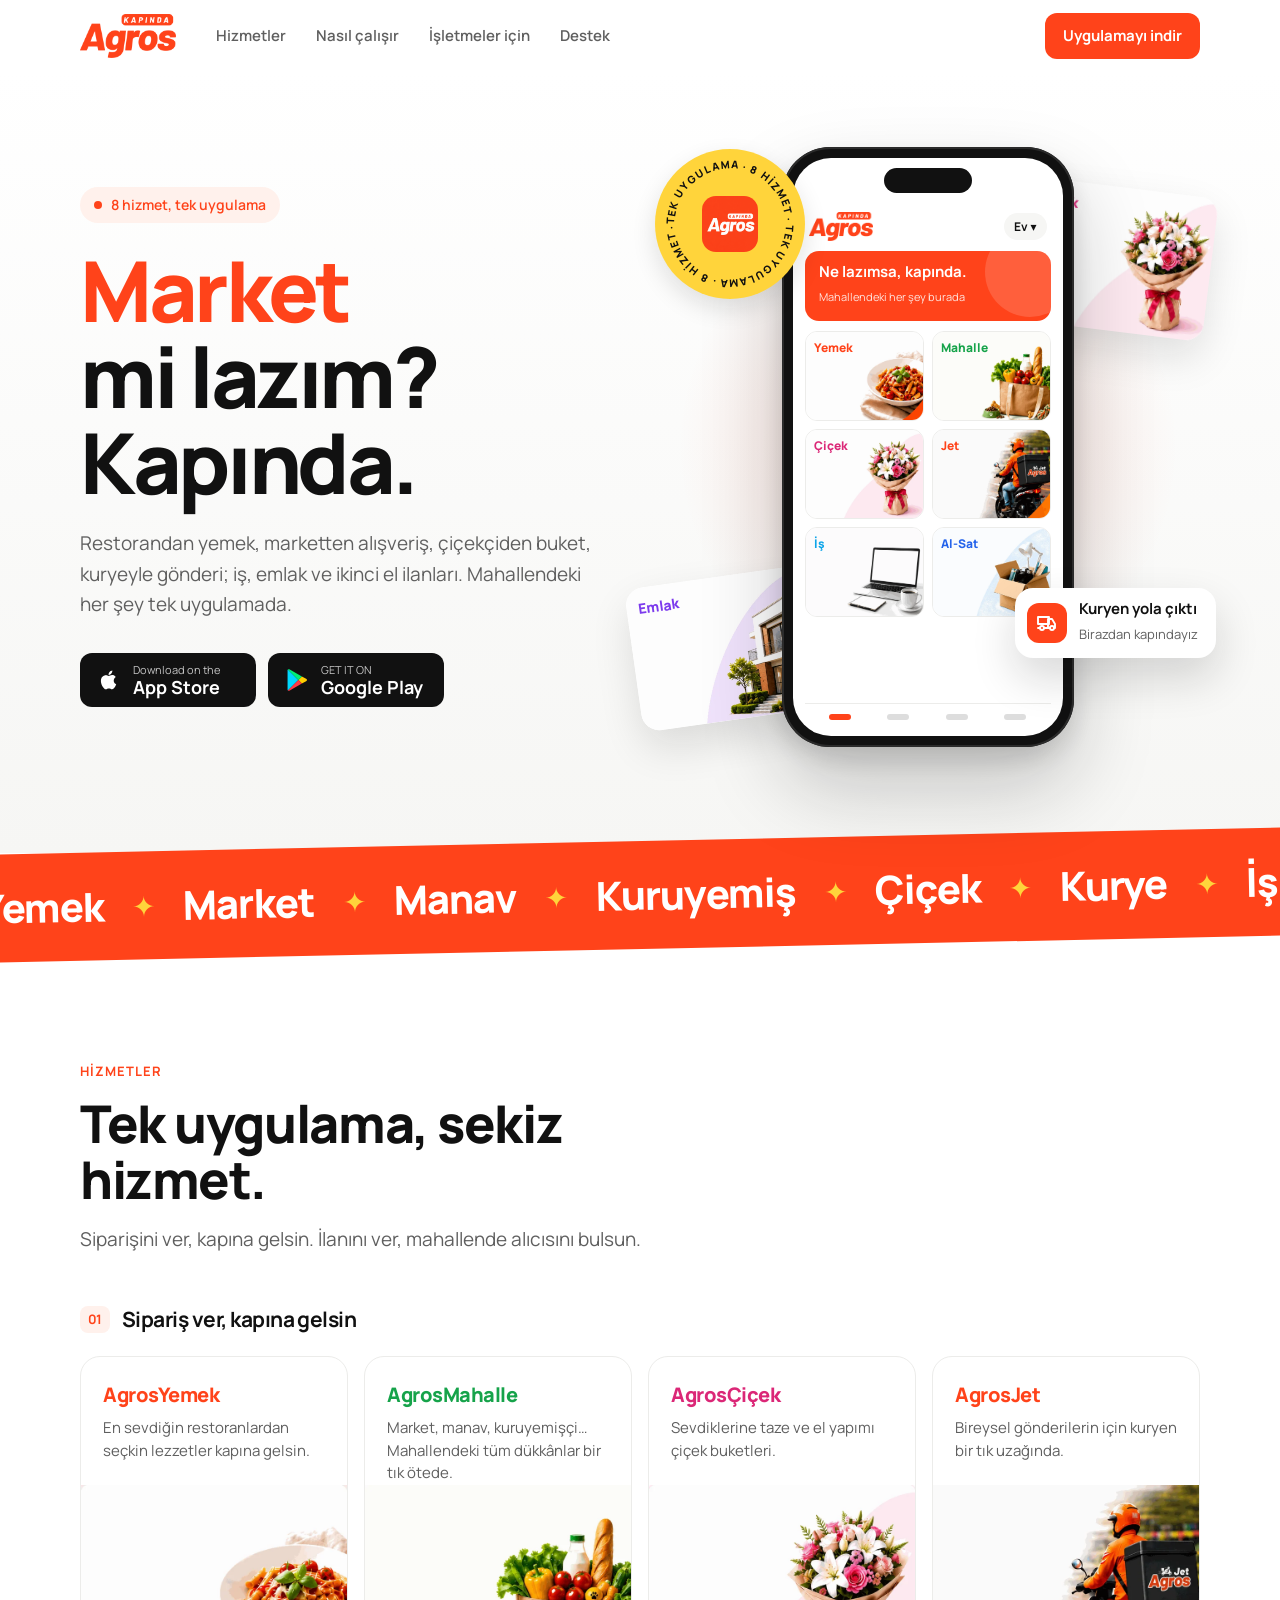
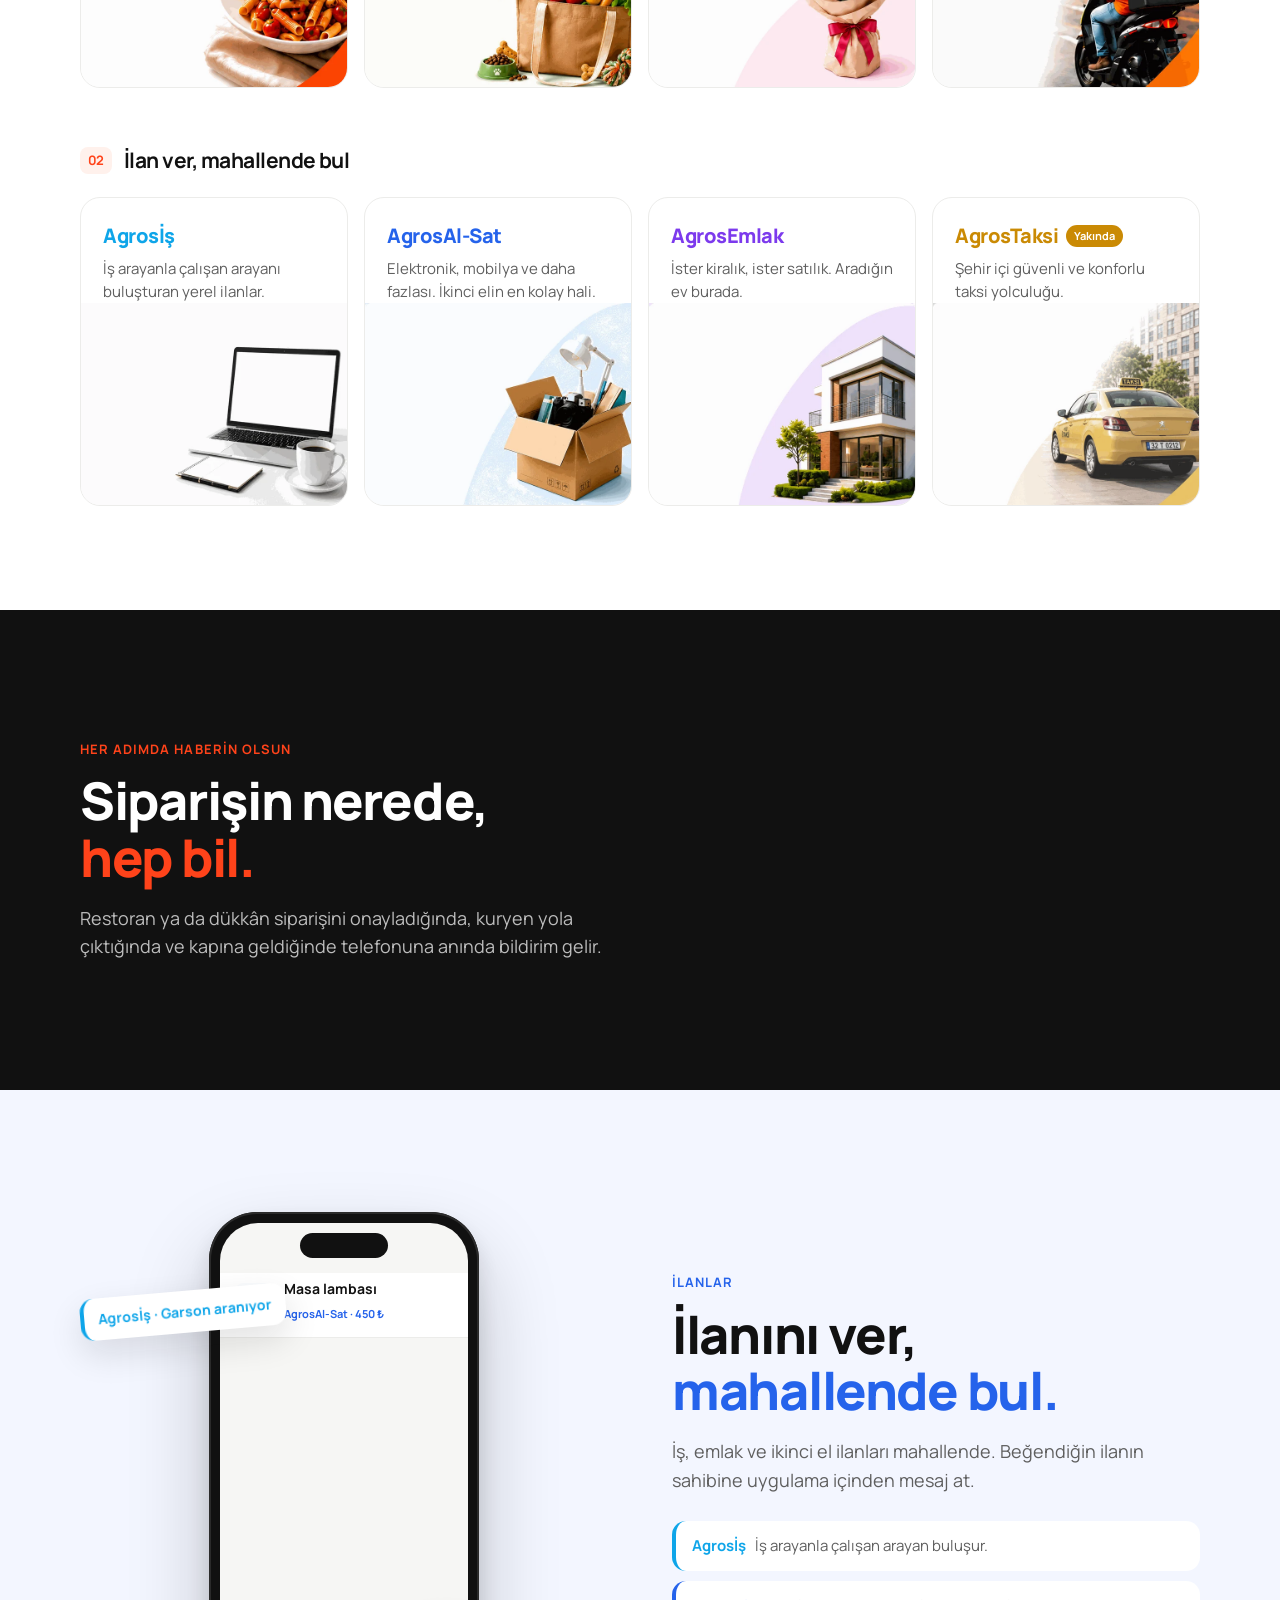
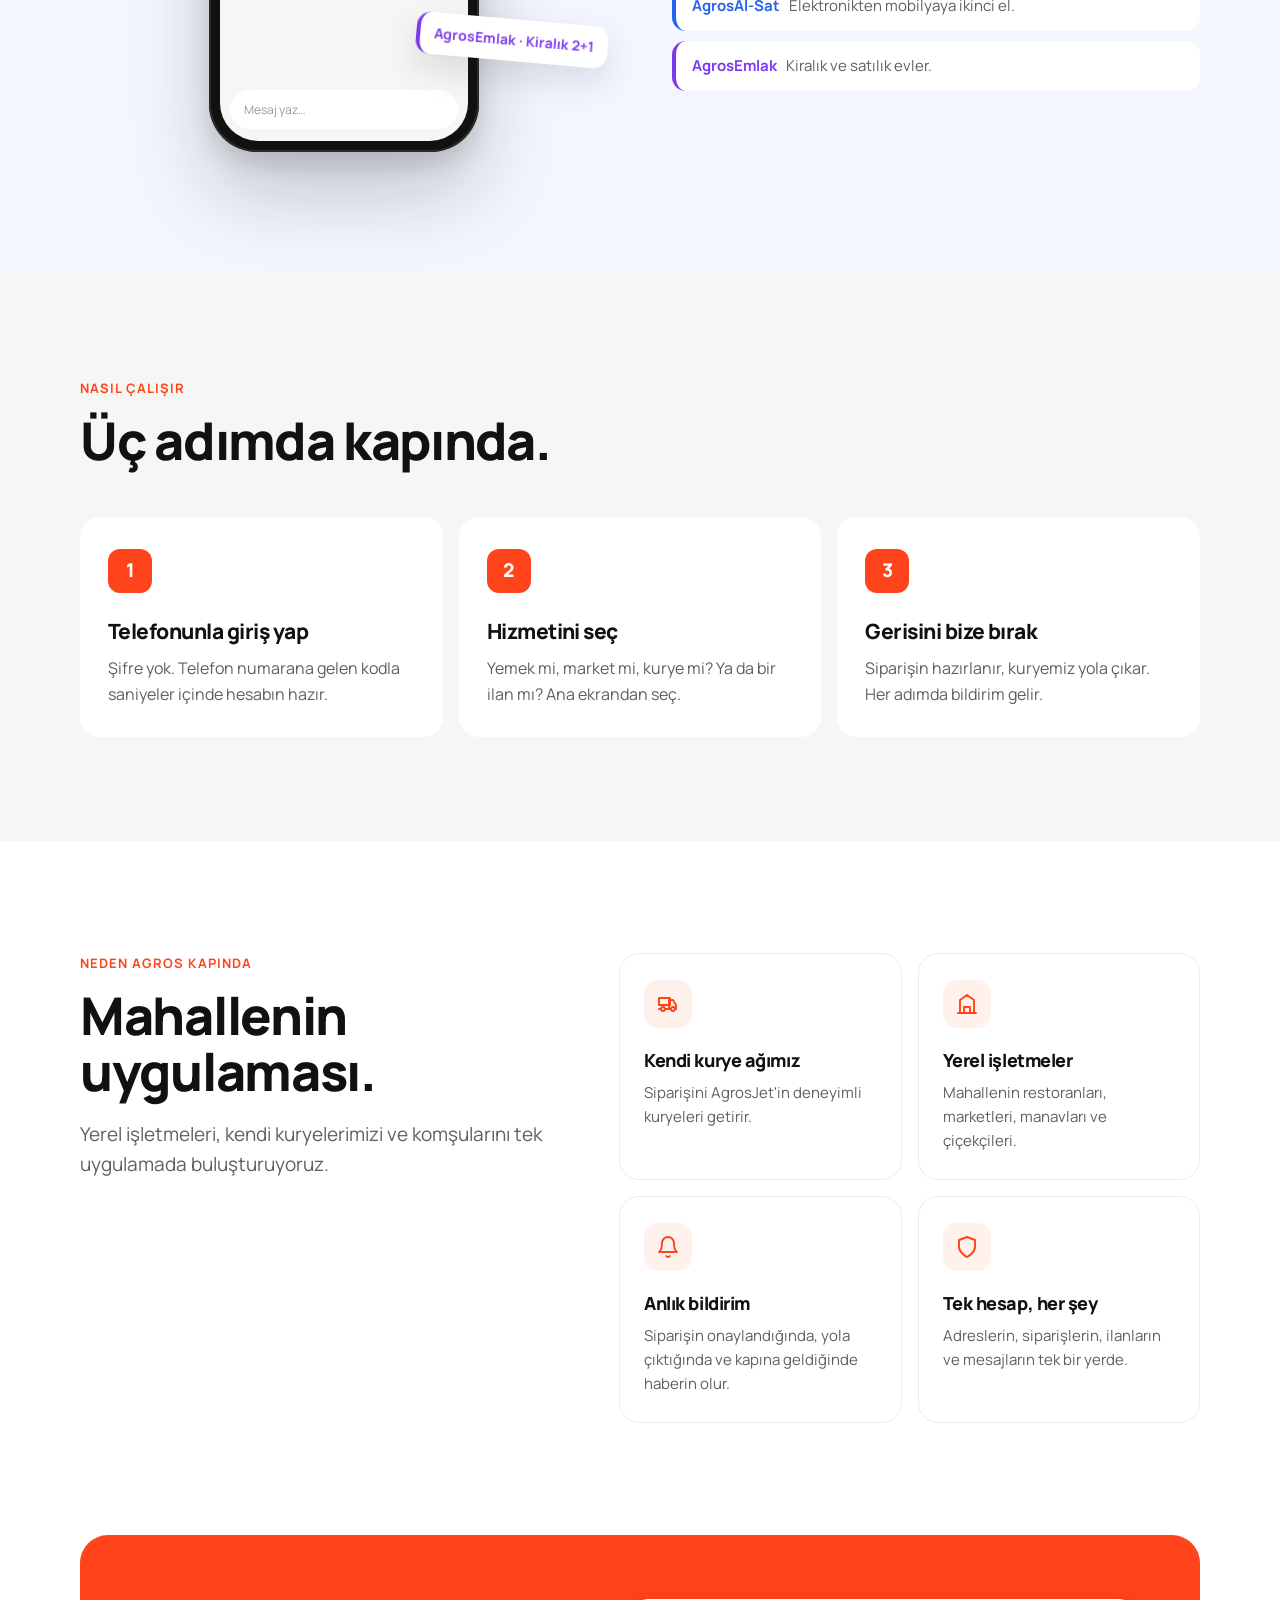
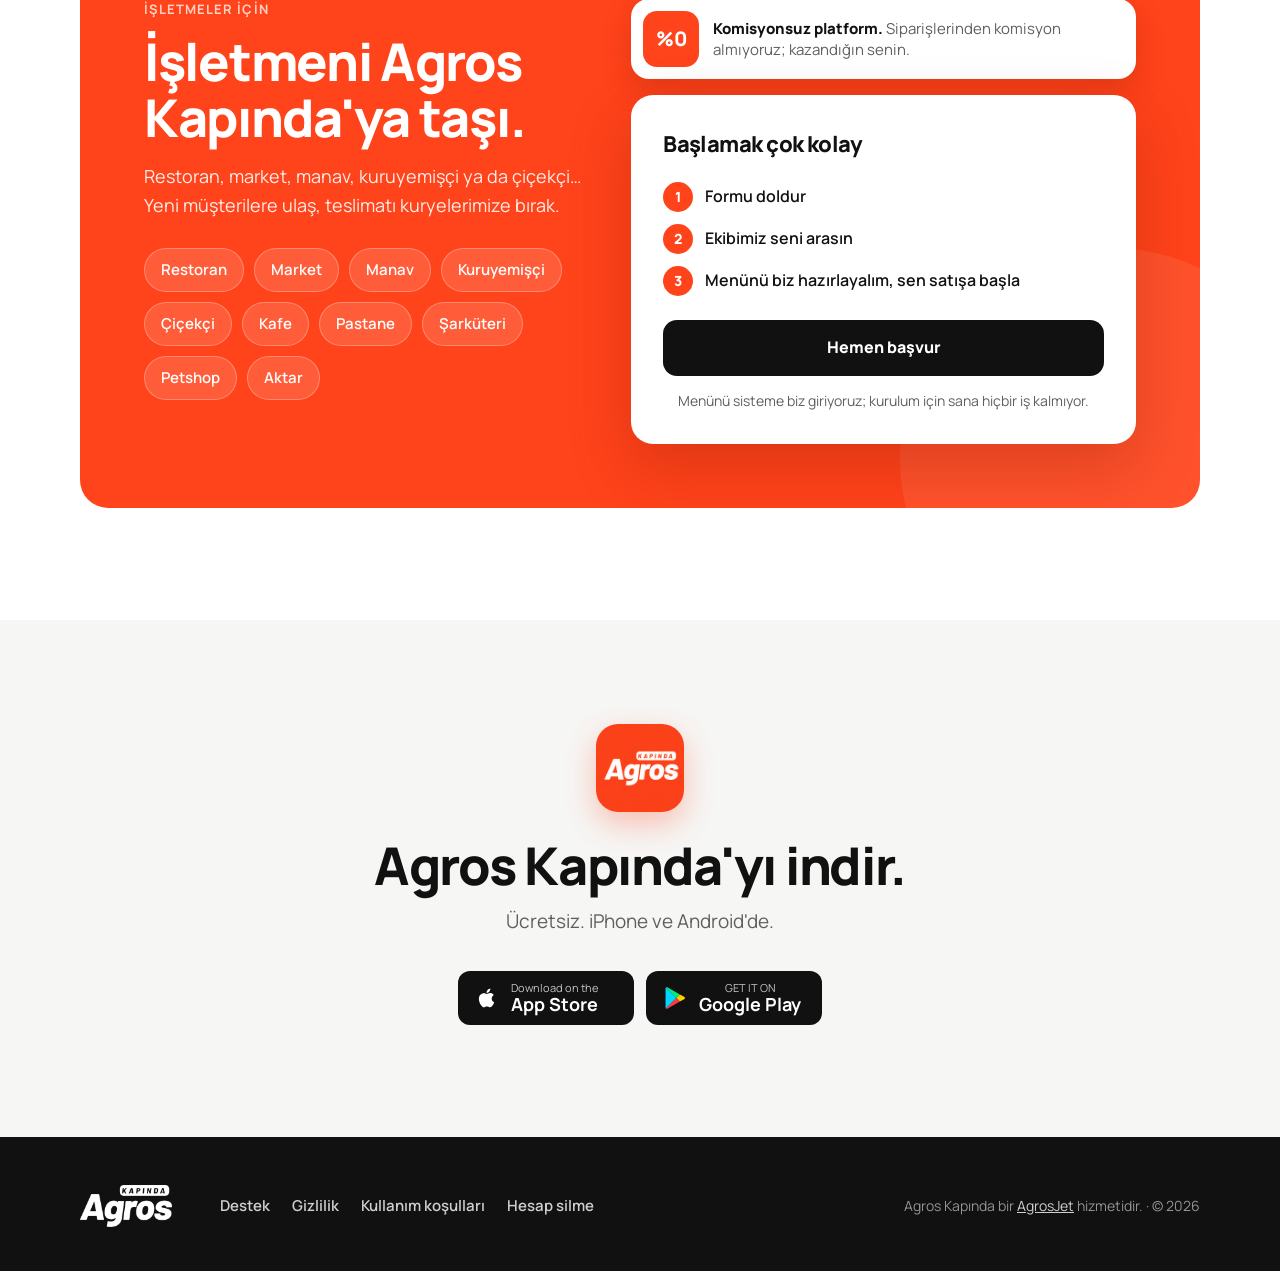
<file: index.html>
<!doctype html>
<html lang="tr">
<head>
  <meta charset="utf-8">
  <meta name="viewport" content="width=device-width, initial-scale=1, viewport-fit=cover">
  <title>Agros Kapında — Ne lazımsa, kapında.</title>
  <meta name="description" content="Yemek, market, manav, çiçek, kurye, iş ilanları, emlak ve ikinci el. Mahallendeki her şey tek uygulamada: Agros Kapında.">
  <meta name="theme-color" content="#FF431A">
  <link rel="canonical" href="https://agroskapinda.app/">

  <meta property="og:type" content="website">
  <meta property="og:site_name" content="Agros Kapında">
  <meta property="og:title" content="Agros Kapında — Ne lazımsa, kapında.">
  <meta property="og:description" content="Yemek, market, çiçek, kurye, iş, emlak ve ikinci el tek uygulamada.">
  <meta property="og:url" content="https://agroskapinda.app/">
  <meta property="og:image" content="https://agroskapinda.app/img/og.png">
  <meta name="twitter:card" content="summary_large_image">

  <link rel="icon" href="/favicon.ico" sizes="any">
  <link rel="icon" type="image/png" sizes="32x32" href="/img/favicon-32.png">
  <link rel="apple-touch-icon" href="/img/apple-touch-icon.png">
  <link rel="manifest" href="/site.webmanifest">

  <link rel="preconnect" href="https://fonts.googleapis.com">
  <link rel="preconnect" href="https://fonts.gstatic.com" crossorigin>
  <link href="https://fonts.googleapis.com/css2?family=Manrope:wght@400;500;600;700;800&display=swap" rel="stylesheet">
  <link rel="stylesheet" href="/style.css">
</head>
<body>

<header class="ust" id="ust">
  <div class="kap ust-ic">
    <a href="/" class="ust-logo" aria-label="Agros Kapında ana sayfa">
      <img src="/img/logo-turuncu.png" alt="Agros Kapında" width="104" height="48">
    </a>
    <nav class="ust-menu" aria-label="Ana menü">
      <a href="#hizmetler">Hizmetler</a>
      <a href="#nasil">Nasıl çalışır</a>
      <a href="/isletme-basvuru">İşletmeler için</a>
      <a href="/destek">Destek</a>
    </nav>
    <a href="#indir" class="dugme dugme-turuncu ust-dugme">Uygulamayı indir</a>
  </div>
</header>

<main>

  <!-- ───────── GİRİŞ ───────── -->
  <section class="giris">
    <div class="kap giris-ic">
      <div class="giris-metin">
        <p class="rozet"><span class="canli"></span> 8 hizmet, tek uygulama</p>
        <h1>
          <span class="satir"><span class="donen-kelime" data-donen="Yemek,Market,Çiçek,Kuruyemiş,Kurye,İş,Ev">Yemek</span></span>
          <span class="satir">mi lazım?</span>
          <span class="satir vurgu">Kapında.</span>
        </h1>
        <p class="giris-alt">
          Restorandan yemek, marketten alışveriş, çiçekçiden buket, kuryeyle gönderi;
          iş, emlak ve ikinci el ilanları. Mahallendeki her şey tek uygulamada.
        </p>
        <div class="magazalar" data-magazalar></div>
      </div>

      <div class="sahne" aria-hidden="true">
        <div class="damga">
          <svg viewBox="0 0 200 200">
            <defs><path id="cember" d="M100,100 m-74,0 a74,74 0 1,1 148,0 a74,74 0 1,1 -148,0"/></defs>
            <text><textPath href="#cember" textLength="462" lengthAdjust="spacing">TEK UYGULAMA · 8 HİZMET · TEK UYGULAMA · 8 HİZMET ·</textPath></text>
          </svg>
          <img src="/img/icon-192.png" alt="" width="64" height="64">
        </div>

        <div class="yuzen yz-cicek"><img src="/img/hizmet/cicek.webp" alt="" width="640" height="486"><span>Çiçek</span></div>
        <div class="yuzen yz-emlak"><img src="/img/hizmet/emlak.webp" alt="" width="640" height="486"><span>Emlak</span></div>

        <div class="telefon">
          <div class="ekran">
            <div class="e-ust">
              <img src="/img/logo-turuncu.png" alt="" width="70" height="32">
              <span class="e-adres">Ev ▾</span>
            </div>
            <div class="e-afis"><b>Ne lazımsa, kapında.</b><small>Mahallendeki her şey burada</small></div>
            <div class="e-izgara">
              <div class="e-kart" style="--r:#FF431A"><b>Yemek</b><img src="/img/hizmet/yemek.webp" alt=""></div>
              <div class="e-kart" style="--r:#16A34A"><b>Mahalle</b><img src="/img/hizmet/mahalle.webp" alt=""></div>
              <div class="e-kart" style="--r:#DB2777"><b>Çiçek</b><img src="/img/hizmet/cicek.webp" alt=""></div>
              <div class="e-kart" style="--r:#FF431A"><b>Jet</b><img src="/img/hizmet/jet.webp" alt=""></div>
              <div class="e-kart" style="--r:#0EA5E9"><b>İş</b><img src="/img/hizmet/is.webp" alt=""></div>
              <div class="e-kart" style="--r:#2563EB"><b>Al-Sat</b><img src="/img/hizmet/alsat.webp" alt=""></div>
            </div>
            <div class="e-alt"><span class="aktif"></span><span></span><span></span><span></span></div>
          </div>
        </div>

        <div class="balon">
          <span class="balon-ikon"><svg viewBox="0 0 24 24"><path d="M5 17a2 2 0 1 0 4 0 2 2 0 0 0-4 0m10 0a2 2 0 1 0 4 0 2 2 0 0 0-4 0M3 17h2m4 0h6m4 0h1v-4l-3-5h-4v9M3 13h11V6H3z"/></svg></span>
          <span><b>Kuryen yola çıktı</b><small>Birazdan kapındayız</small></span>
        </div>
      </div>
    </div>
  </section>

  <!-- ───────── KAYAN ŞERİT ───────── -->
  <section class="serit" aria-label="Hizmetler">
    <div class="serit-hat">
      <div class="serit-ic"><span>Yemek</span><i>✦</i><span>Market</span><i>✦</i><span>Manav</span><i>✦</i><span>Kuruyemiş</span><i>✦</i><span>Çiçek</span><i>✦</i><span>Kurye</span><i>✦</i><span>İş ilanı</span><i>✦</i><span>Emlak</span><i>✦</i><span>İkinci el</span><i>✦</i></div>
      <div class="serit-ic" aria-hidden="true"><span>Yemek</span><i>✦</i><span>Market</span><i>✦</i><span>Manav</span><i>✦</i><span>Kuruyemiş</span><i>✦</i><span>Çiçek</span><i>✦</i><span>Kurye</span><i>✦</i><span>İş ilanı</span><i>✦</i><span>Emlak</span><i>✦</i><span>İkinci el</span><i>✦</i></div>
    </div>
  </section>

  <!-- ───────── HİZMETLER ───────── -->
  <section class="hizmetler" id="hizmetler">
    <div class="kap">
      <div class="bolum-bas">
        <p class="ust-yazi">Hizmetler</p>
        <h2>Tek uygulama, sekiz hizmet.</h2>
        <p>Siparişini ver, kapına gelsin. İlanını ver, mahallende alıcısını bulsun.</p>
      </div>

      <h3 class="grup-baslik"><span>01</span> Sipariş ver, kapına gelsin</h3>
      <div class="izgara izgara-4">
        <article class="hizmet" style="--renk:#FF431A">
          <div class="hizmet-yazi"><h4>AgrosYemek</h4><p>En sevdiğin restoranlardan seçkin lezzetler kapına gelsin.</p></div>
          <img src="/img/hizmet/yemek.webp" alt="Yemek" loading="lazy" width="640" height="486">
        </article>
        <article class="hizmet" style="--renk:#16A34A">
          <div class="hizmet-yazi"><h4>AgrosMahalle</h4><p>Market, manav, kuruyemişçi… Mahallendeki tüm dükkânlar bir tık ötede.</p></div>
          <img src="/img/hizmet/mahalle.webp" alt="Market ve manav" loading="lazy" width="640" height="486">
        </article>
        <article class="hizmet" style="--renk:#DB2777">
          <div class="hizmet-yazi"><h4>AgrosÇiçek</h4><p>Sevdiklerine taze ve el yapımı çiçek buketleri.</p></div>
          <img src="/img/hizmet/cicek.webp" alt="Çiçek" loading="lazy" width="640" height="486">
        </article>
        <article class="hizmet" style="--renk:#FF431A">
          <div class="hizmet-yazi"><h4>AgrosJet</h4><p>Bireysel gönderilerin için kuryen bir tık uzağında.</p></div>
          <img src="/img/hizmet/jet.webp" alt="Kurye" loading="lazy" width="640" height="486">
        </article>
      </div>

      <h3 class="grup-baslik"><span>02</span> İlan ver, mahallende bul</h3>
      <div class="izgara izgara-4">
        <article class="hizmet" style="--renk:#0EA5E9">
          <div class="hizmet-yazi"><h4>Agrosİş</h4><p>İş arayanla çalışan arayanı buluşturan yerel ilanlar.</p></div>
          <img src="/img/hizmet/is.webp" alt="İş ilanları" loading="lazy" width="640" height="486">
        </article>
        <article class="hizmet" style="--renk:#2563EB">
          <div class="hizmet-yazi"><h4>AgrosAl-Sat</h4><p>Elektronik, mobilya ve daha fazlası. İkinci elin en kolay hali.</p></div>
          <img src="/img/hizmet/alsat.webp" alt="İkinci el" loading="lazy" width="640" height="486">
        </article>
        <article class="hizmet" style="--renk:#7C3AED">
          <div class="hizmet-yazi"><h4>AgrosEmlak</h4><p>İster kiralık, ister satılık. Aradığın ev burada.</p></div>
          <img src="/img/hizmet/emlak.webp" alt="Emlak" loading="lazy" width="640" height="486">
        </article>
        <article class="hizmet hizmet-yakinda" style="--renk:#CA8A04">
          <div class="hizmet-yazi"><h4>AgrosTaksi <em>Yakında</em></h4><p>Şehir içi güvenli ve konforlu taksi yolculuğu.</p></div>
          <img src="/img/hizmet/taksi.webp" alt="Taksi" loading="lazy" width="640" height="486">
        </article>
      </div>
    </div>
  </section>

  <!-- ───────── TAKİP ───────── -->
  <section class="takip">
    <div class="kap takip-ic">
      <div class="takip-metin">
        <p class="ust-yazi">Her adımda haberin olsun</p>
        <h2>Siparişin nerede,<br><span class="vurgu">hep bil.</span></h2>
        <p>Restoran ya da dükkân siparişini onayladığında, kuryen yola çıktığında ve kapına geldiğinde telefonuna anında bildirim gelir.</p>
      </div>
      <div class="bildirimler" aria-hidden="true">
        <div class="bd bd1"><img src="/img/icon-192.png" alt="" width="40" height="40"><span><b>Siparişin onaylandı</b><small>Taş Fırın hazırlamaya başladı.</small></span><em>şimdi</em></div>
        <div class="bd bd2"><img src="/img/icon-192.png" alt="" width="40" height="40"><span><b>Kuryen yola çıktı</b><small>Siparişin sana doğru geliyor.</small></span><em>şimdi</em></div>
        <div class="bd bd3"><img src="/img/icon-192.png" alt="" width="40" height="40"><span><b>Kapındayız!</b><small>Afiyet olsun.</small></span><em>şimdi</em></div>
      </div>
    </div>
  </section>

  <!-- ───────── İLAN / MESAJ ───────── -->
  <section class="ilan">
    <div class="kap ilan-ic">
      <div class="sahne-mesaj" aria-hidden="true">
        <div class="telefon telefon-kucuk">
          <div class="ekran ekran-mesaj">
            <div class="m-ust">
              <img src="/img/hizmet/alsat.webp" alt="">
              <span><b>Masa lambası</b><small>AgrosAl-Sat · 450 ₺</small></span>
            </div>
            <div class="m-akis">
              <p class="m m-ben">Merhaba, lamba hâlâ satılık mı?</p>
              <p class="m m-o">Evet, satılık 👍</p>
              <p class="m m-ben">Akşam bakmaya gelebilir miyim?</p>
              <p class="m m-o">Tabii, 19:00 uygun 🙂</p>
              <p class="m m-yaziyor"><i></i><i></i><i></i></p>
            </div>
            <div class="m-giris">Mesaj yaz…</div>
          </div>
        </div>
        <div class="etiket-yuzen ey1" style="--r:#0EA5E9">Agrosİş · Garson aranıyor</div>
        <div class="etiket-yuzen ey2" style="--r:#7C3AED">AgrosEmlak · Kiralık 2+1</div>
      </div>
      <div class="ilan-metin">
        <p class="ust-yazi">İlanlar</p>
        <h2>İlanını ver,<br><span class="vurgu">mahallende bul.</span></h2>
        <p>İş, emlak ve ikinci el ilanları mahallende. Beğendiğin ilanın sahibine uygulama içinden mesaj at.</p>
        <ul class="ilan-liste">
          <li style="--r:#0EA5E9"><b>Agrosİş</b> İş arayanla çalışan arayan buluşur.</li>
          <li style="--r:#2563EB"><b>AgrosAl-Sat</b> Elektronikten mobilyaya ikinci el.</li>
          <li style="--r:#7C3AED"><b>AgrosEmlak</b> Kiralık ve satılık evler.</li>
        </ul>
      </div>
    </div>
  </section>

  <!-- ───────── NASIL ÇALIŞIR ───────── -->
  <section class="nasil" id="nasil">
    <div class="kap">
      <div class="bolum-bas">
        <p class="ust-yazi">Nasıl çalışır</p>
        <h2>Üç adımda kapında.</h2>
      </div>
      <ol class="adimlar">
        <li>
          <span class="adim-no">1</span>
          <h4>Telefonunla giriş yap</h4>
          <p>Şifre yok. Telefon numarana gelen kodla saniyeler içinde hesabın hazır.</p>
        </li>
        <li>
          <span class="adim-no">2</span>
          <h4>Hizmetini seç</h4>
          <p>Yemek mi, market mi, kurye mi? Ya da bir ilan mı? Ana ekrandan seç.</p>
        </li>
        <li>
          <span class="adim-no">3</span>
          <h4>Gerisini bize bırak</h4>
          <p>Siparişin hazırlanır, kuryemiz yola çıkar. Her adımda bildirim gelir.</p>
        </li>
      </ol>
    </div>
  </section>

  <!-- ───────── NEDEN ───────── -->
  <section class="neden">
    <div class="kap neden-ic">
      <div class="neden-sol">
        <p class="ust-yazi">Neden Agros Kapında</p>
        <h2>Mahallenin uygulaması.</h2>
        <p>Yerel işletmeleri, kendi kuryelerimizi ve komşularını tek uygulamada buluşturuyoruz.</p>
      </div>
      <ul class="neden-liste">
        <li>
          <span class="ikon"><svg viewBox="0 0 24 24"><path d="M5 17a2 2 0 1 0 4 0 2 2 0 0 0-4 0m10 0a2 2 0 1 0 4 0 2 2 0 0 0-4 0M3 17h2m4 0h6m4 0h1v-4l-3-5h-4v9M3 13h11V6H3z"/></svg></span>
          <div><h4>Kendi kurye ağımız</h4><p>Siparişini AgrosJet'in deneyimli kuryeleri getirir.</p></div>
        </li>
        <li>
          <span class="ikon"><svg viewBox="0 0 24 24"><path d="M3 21h18M5 21V8l7-5 7 5v13M9 21v-6h6v6"/></svg></span>
          <div><h4>Yerel işletmeler</h4><p>Mahallenin restoranları, marketleri, manavları ve çiçekçileri.</p></div>
        </li>
        <li>
          <span class="ikon"><svg viewBox="0 0 24 24"><path d="M6 8a6 6 0 1 1 12 0c0 7 3 9 3 9H3s3-2 3-9M10.3 21a1.94 1.94 0 0 0 3.4 0"/></svg></span>
          <div><h4>Anlık bildirim</h4><p>Siparişin onaylandığında, yola çıktığında ve kapına geldiğinde haberin olur.</p></div>
        </li>
        <li>
          <span class="ikon"><svg viewBox="0 0 24 24"><path d="M12 22s8-4 8-10V5l-8-3-8 3v7c0 6 8 10 8 10"/></svg></span>
          <div><h4>Tek hesap, her şey</h4><p>Adreslerin, siparişlerin, ilanların ve mesajların tek bir yerde.</p></div>
        </li>
      </ul>
    </div>
  </section>

  <!-- ───────── İŞLETMELER ───────── -->
  <section class="isletmeler" id="isletmeler">
    <div class="kap isletme-kart">
      <div class="isletme-metin">
        <p class="ust-yazi acik">İşletmeler için</p>
        <h2>İşletmeni Agros Kapında'ya taşı.</h2>
        <p>Restoran, market, manav, kuruyemişçi ya da çiçekçi… Yeni müşterilere ulaş, teslimatı kuryelerimize bırak.</p>
        <ul class="isletme-turleri" aria-label="İşletme türleri">
          <li>Restoran</li><li>Market</li><li>Manav</li><li>Kuruyemişçi</li><li>Çiçekçi</li><li>Kafe</li><li>Pastane</li><li>Şarküteri</li><li>Petshop</li><li>Aktar</li>
        </ul>
      </div>
      <div class="basvuru-sag">
        <div class="komisyon komisyon-ust">
          <span class="komisyon-yuzde">%0</span>
          <span><b>Komisyonsuz platform.</b> Siparişlerinden komisyon almıyoruz; kazandığın senin.</span>
        </div>
        <div class="basvuru-cta">
          <h3>Başlamak çok kolay</h3>
          <ol class="basvuru-adim">
            <li><b>1</b> Formu doldur</li>
            <li><b>2</b> Ekibimiz seni arasın</li>
            <li><b>3</b> Menünü biz hazırlayalım, sen satışa başla</li>
          </ol>
          <a href="/isletme-basvuru" class="basvuru-gonder">Hemen başvur</a>
          <p>Menünü sisteme biz giriyoruz; kurulum için sana hiçbir iş kalmıyor.</p>
        </div>
      </div>
    </div>
  </section>

  <!-- ───────── İNDİR ───────── -->
  <section class="indir" id="indir">
    <div class="kap indir-ic">
      <img src="/img/icon-192.png" alt="" class="indir-ikon" width="96" height="96" loading="lazy">
      <h2>Agros Kapında'yı indir.</h2>
      <p>Ücretsiz. iPhone ve Android'de.</p>
      <div class="magazalar ortala" data-magazalar></div>
    </div>
  </section>

</main>

<footer class="alt">
  <div class="kap alt-ic">
    <img src="/img/logo-beyaz.png" alt="Agros Kapında" width="100" height="46" loading="lazy">
    <nav class="alt-menu" aria-label="Alt menü">
      <a href="/destek">Destek</a>
      <a href="https://agrosjet.app/m/privacy" rel="noopener">Gizlilik</a>
      <a href="https://agrosjet.app/m/terms" rel="noopener">Kullanım koşulları</a>
      <a href="https://agrosjet.app/m/hesap-sil" rel="noopener">Hesap silme</a>
    </nav>
    <p class="alt-not">Agros Kapında bir <a href="https://agrosjet.net" rel="noopener">AgrosJet</a> hizmetidir. · © <span data-yil>2026</span></p>
  </div>
</footer>

<script src="/main.js" defer></script>
</body>
</html>
</file>
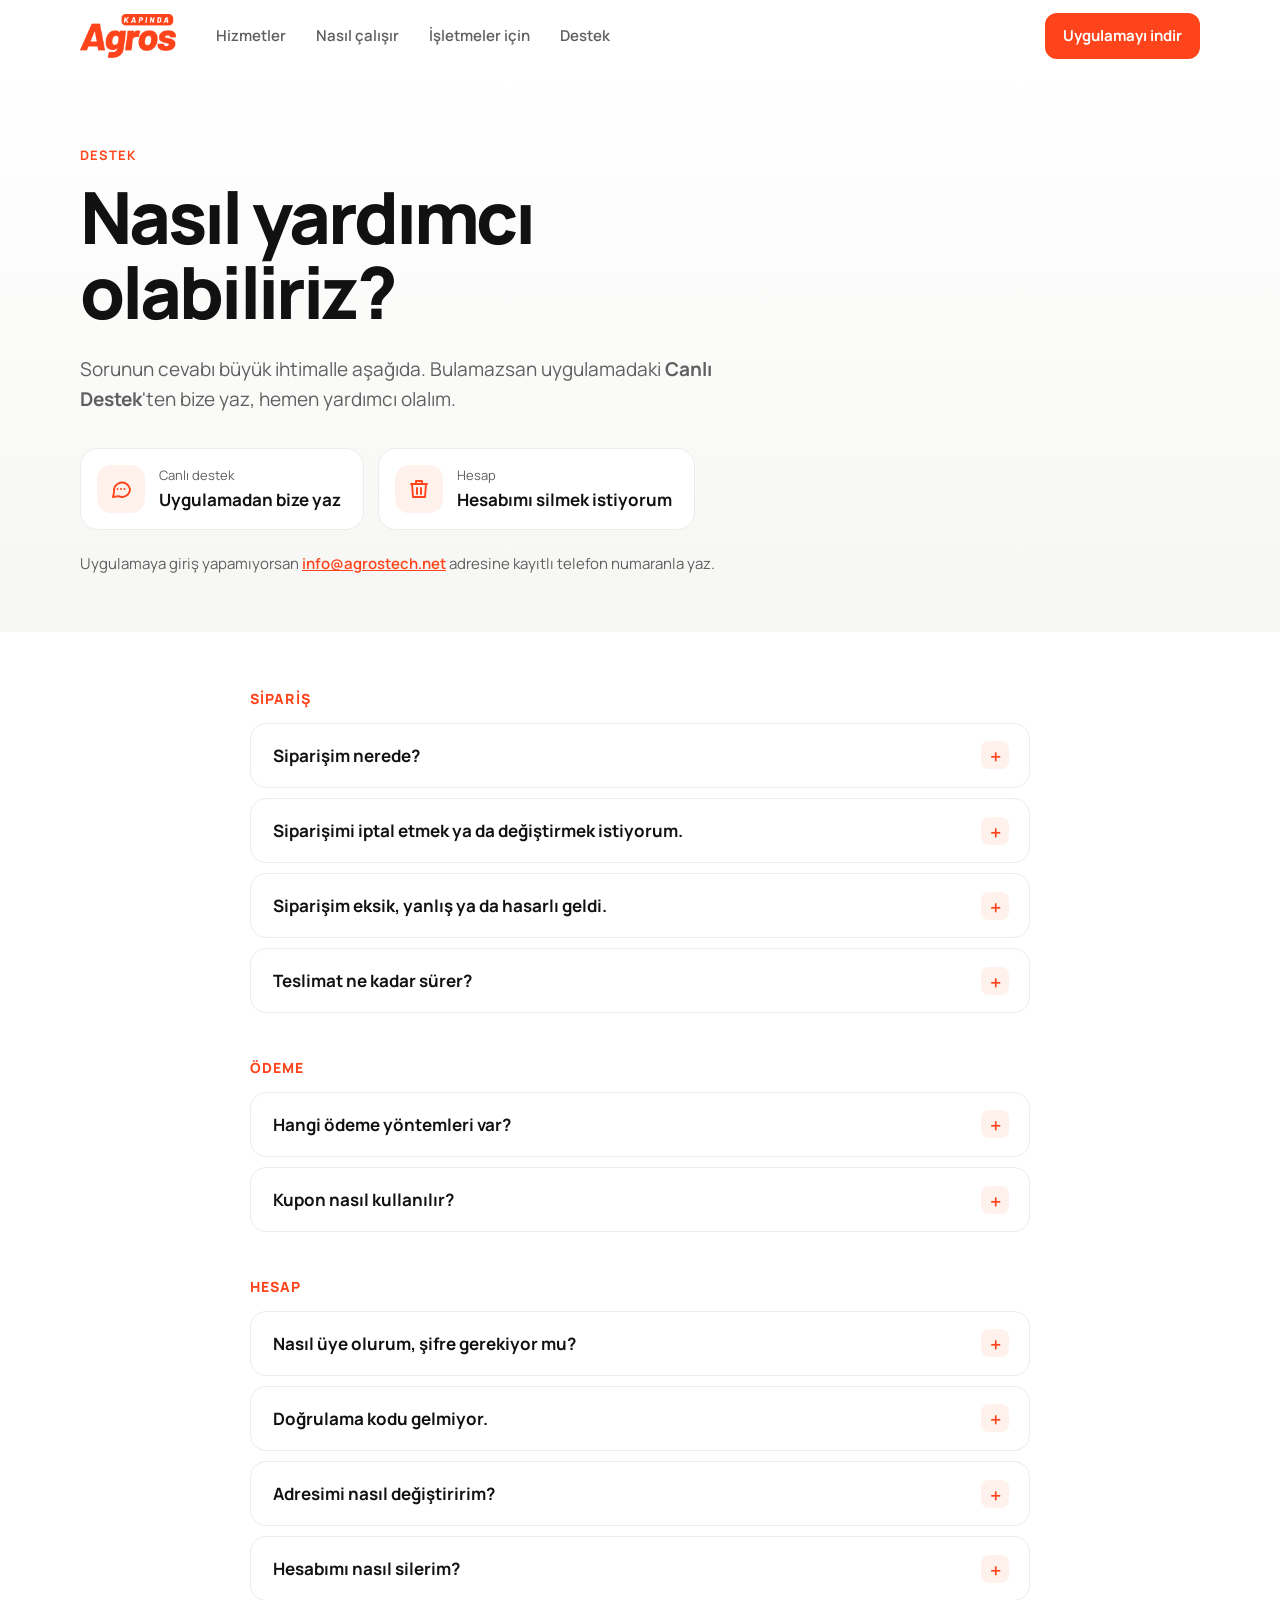
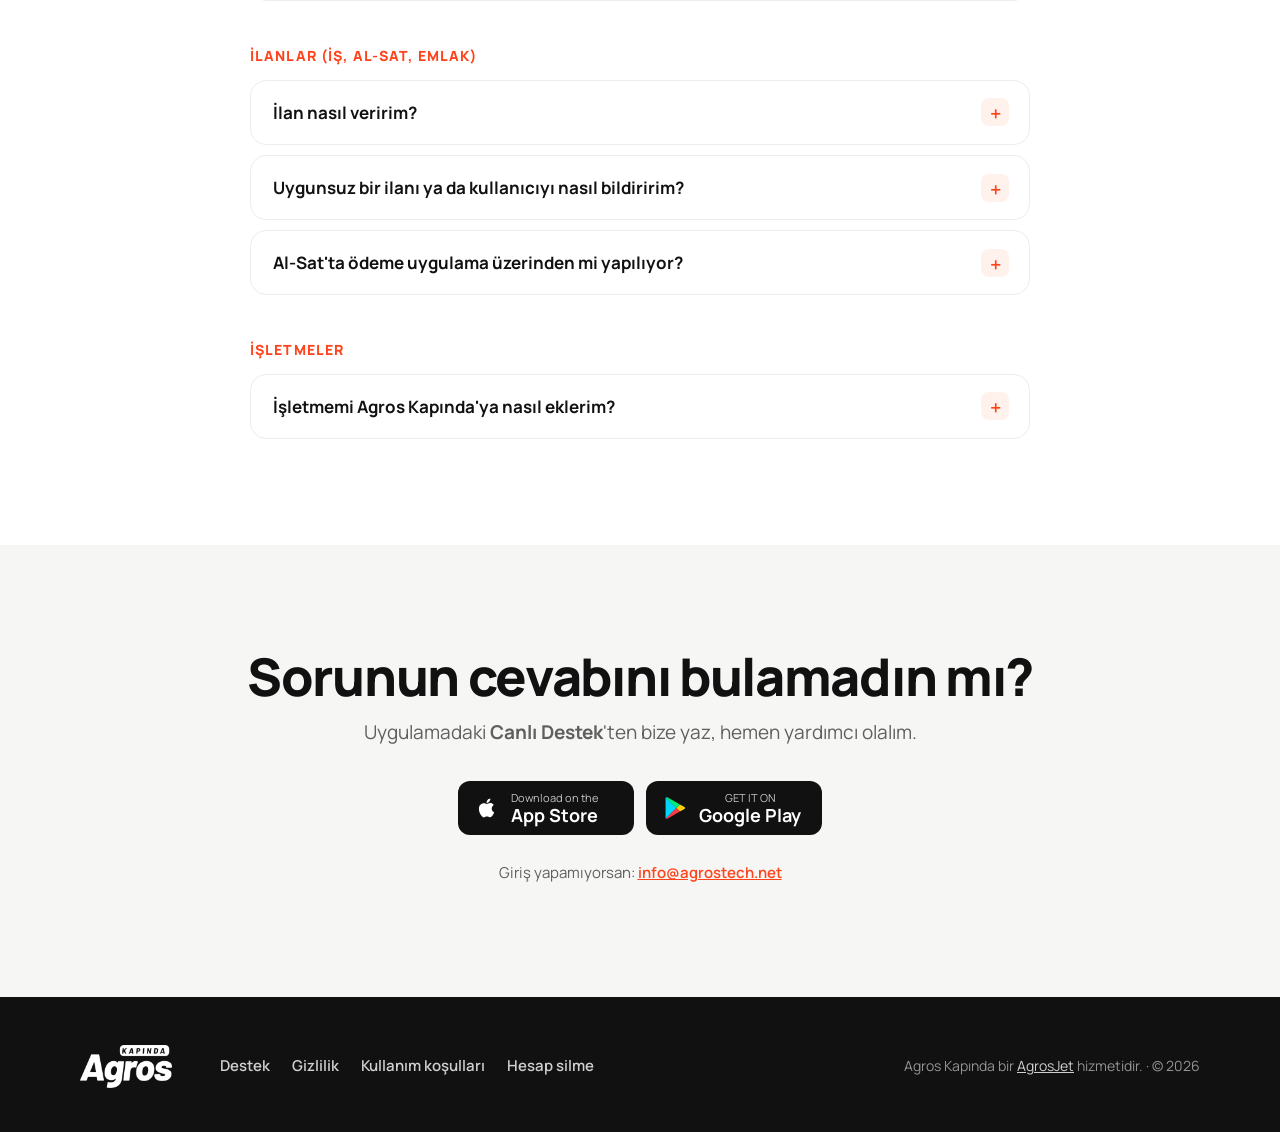
<file: destek.html>
<!doctype html>
<html lang="tr">
<head>
  <meta charset="utf-8">
  <meta name="viewport" content="width=device-width, initial-scale=1, viewport-fit=cover">
  <title>Destek — Agros Kapında</title>
  <meta name="description" content="Agros Kapında destek: sipariş, ödeme, hesap ve ilanlarla ilgili sık sorulan sorular ve iletişim.">
  <meta name="theme-color" content="#FF431A">
  <link rel="canonical" href="https://agroskapinda.app/destek">

  <meta property="og:type" content="website">
  <meta property="og:site_name" content="Agros Kapında">
  <meta property="og:title" content="Agros Kapında — Ne lazımsa, kapında.">
  <meta property="og:description" content="Yemek, market, çiçek, kurye, iş, emlak ve ikinci el tek uygulamada.">
  <meta property="og:url" content="https://agroskapinda.app/">
  <meta property="og:image" content="https://agroskapinda.app/img/og.png">
  <meta name="twitter:card" content="summary_large_image">

  <link rel="icon" href="/favicon.ico" sizes="any">
  <link rel="icon" type="image/png" sizes="32x32" href="/img/favicon-32.png">
  <link rel="apple-touch-icon" href="/img/apple-touch-icon.png">
  <link rel="manifest" href="/site.webmanifest">

  <link rel="preconnect" href="https://fonts.googleapis.com">
  <link rel="preconnect" href="https://fonts.gstatic.com" crossorigin>
  <link href="https://fonts.googleapis.com/css2?family=Manrope:wght@400;500;600;700;800&display=swap" rel="stylesheet">
  <link rel="stylesheet" href="/style.css">
</head>
<body>

<header class="ust" id="ust">
  <div class="kap ust-ic">
    <a href="/" class="ust-logo" aria-label="Agros Kapında ana sayfa">
      <img src="/img/logo-turuncu.png" alt="Agros Kapında" width="104" height="48">
    </a>
    <nav class="ust-menu" aria-label="Ana menü">
      <a href="/#hizmetler">Hizmetler</a>
      <a href="/#nasil">Nasıl çalışır</a>
      <a href="/isletme-basvuru">İşletmeler için</a>
      <a href="/destek">Destek</a>
    </nav>
    <a href="/#indir" class="dugme dugme-turuncu ust-dugme">Uygulamayı indir</a>
  </div>
</header>

<main>
  <section class="destek-bas">
    <div class="kap">
      <p class="ust-yazi">Destek</p>
      <h1>Nasıl yardımcı<br>olabiliriz?</h1>
      <p class="giris-alt">Sorunun cevabı büyük ihtimalle aşağıda. Bulamazsan uygulamadaki <b>Canlı Destek</b>'ten bize yaz, hemen yardımcı olalım.</p>
      <div class="iletisim-kartlari">
        <a class="iletisim" href="#yaz">
          <span class="ikon"><svg viewBox="0 0 24 24"><path d="M21 12a8 8 0 0 1-11.6 7.1L4 20l1-4.6A8 8 0 1 1 21 12zM8.5 12h.01M12 12h.01M15.5 12h.01"/></svg></span>
          <span><small>Canlı destek</small><b>Uygulamadan bize yaz</b></span>
        </a>
        <a class="iletisim" href="https://agrosjet.app/m/hesap-sil" rel="noopener">
          <span class="ikon"><svg viewBox="0 0 24 24"><path d="M4 7h16M10 11v6M14 11v6M5 7l1 13h12l1-13M9 7V4h6v3"/></svg></span>
          <span><small>Hesap</small><b>Hesabımı silmek istiyorum</b></span>
        </a>
      </div>
      <p class="ipucu">Uygulamaya giriş yapamıyorsan <a href="mailto:info@agrostech.net?subject=Agros%20Kap%C4%B1nda%20destek">info@agrostech.net</a> adresine kayıtlı telefon numaranla yaz.</p>
    </div>
  </section>

  <section class="destek-sss">
    <div class="kap kap-dar">
      <h2 class="sss-grup">Sipariş</h2>
        <details class="sss">
          <summary>Siparişim nerede?</summary>
          <div class="sss-cevap">Uygulamada <b>Siparişlerim</b> sekmesinden siparişinin durumunu görebilirsin: Sipariş alındı → Hazırlanıyor → Yolda → Teslim edildi. Her adımda telefonuna bildirim de gelir. Bildirim gelmiyorsa telefonunun ayarlarından Agros Kapında için bildirim iznini kontrol et.</div>
        </details>
        <details class="sss">
          <summary>Siparişimi iptal etmek ya da değiştirmek istiyorum.</summary>
          <div class="sss-cevap">Sipariş işletme tarafından hazırlanmaya başlandıysa değişiklik yapılamayabilir. Hemen uygulamadaki <b>Canlı Destek</b>'ten bize yaz; işletmeyle iletişime geçip sana dönelim.</div>
        </details>
        <details class="sss">
          <summary>Siparişim eksik, yanlış ya da hasarlı geldi.</summary>
          <div class="sss-cevap">Çok üzgünüz. Uygulamadaki <b>Canlı Destek</b>'ten bize yaz; işletmeyle birlikte inceleyip sana dönüş yapacağız.</div>
        </details>
        <details class="sss">
          <summary>Teslimat ne kadar sürer?</summary>
          <div class="sss-cevap">Süre işletmeye, siparişin hazırlanma süresine ve mesafeye göre değişir. Her işletmenin tahmini teslim süresi uygulamada işletme kartında yazar.</div>
        </details>
      <h2 class="sss-grup">Ödeme</h2>
        <details class="sss">
          <summary>Hangi ödeme yöntemleri var?</summary>
          <div class="sss-cevap">Şu an siparişini kapıda <b>nakit</b> ya da <b>kapıda kredi kartı</b> ile ödeyebilirsin. Online kredi kartıyla ödeme çok yakında geliyor.</div>
        </details>
        <details class="sss">
          <summary>Kupon nasıl kullanılır?</summary>
          <div class="sss-cevap">Kuponlarını <b>Hesabım → Kuponlarım</b> bölümünde görebilirsin. Uygun kupon sepet ve ödeme adımında siparişine uygulanır.</div>
        </details>
      <h2 class="sss-grup">Hesap</h2>
        <details class="sss">
          <summary>Nasıl üye olurum, şifre gerekiyor mu?</summary>
          <div class="sss-cevap">Şifre yok. Telefon numaranı yazman yeterli; numarana gelen doğrulama koduyla giriş yaparsın. İlk girişte adını ve teslimat adresini eklemen istenir.</div>
        </details>
        <details class="sss">
          <summary>Doğrulama kodu gelmiyor.</summary>
          <div class="sss-cevap">Numaranı doğru yazdığından emin ol ve bir dakika bekleyip tekrar kod iste. SMS engelleme ya da sinyal sorunu olabilir. Yine gelmezse <a href="mailto:info@agrostech.net?subject=Do%C4%9Frulama%20kodu">info@agrostech.net</a> adresine telefon numaranla yaz.</div>
        </details>
        <details class="sss">
          <summary>Adresimi nasıl değiştiririm?</summary>
          <div class="sss-cevap"><b>Hesabım → Adreslerim</b> bölümünden yeni adres ekleyebilir, mevcut adreslerini düzenleyebilir ya da silebilirsin.</div>
        </details>
        <details class="sss">
          <summary>Hesabımı nasıl silerim?</summary>
          <div class="sss-cevap">Uygulamada <b>Hesabım</b> sekmesine gir, sayfanın altındaki <b>Hesabımı Sil</b> bağlantısına dokun ve telefonuna gelen kodu gir. Hesabın 7 gün sonra silinir. Ayrıntılar: <a href="https://agrosjet.app/m/hesap-sil" rel="noopener">Hesap silme</a>.</div>
        </details>
      <h2 class="sss-grup">İlanlar (İş, Al-Sat, Emlak)</h2>
        <details class="sss">
          <summary>İlan nasıl veririm?</summary>
          <div class="sss-cevap">Ana ekrandan Agrosİş, AgrosAl-Sat ya da AgrosEmlak'a gir ve ilan ver düğmesine dokun. Fotoğraf, açıklama ve fiyatı ekleyip yayınla.</div>
        </details>
        <details class="sss">
          <summary>Uygunsuz bir ilanı ya da kullanıcıyı nasıl bildiririm?</summary>
          <div class="sss-cevap">İlanın ya da mesajlaşmanın içindeki <b>Şikayet et</b> seçeneğini kullan. Aynı yerden kullanıcıyı engelleyebilirsin. Engellediklerini <b>Hesabım → Engellediklerim</b> bölümünden yönetebilirsin. Şikayetler ekibimiz tarafından incelenir.</div>
        </details>
        <details class="sss">
          <summary>Al-Sat'ta ödeme uygulama üzerinden mi yapılıyor?</summary>
          <div class="sss-cevap">Hayır. Al-Sat bir ilan hizmetidir; alıcı ve satıcı uygulama içinden mesajlaşır, ödeme ve teslim taraflar arasında yapılır. Ürünü görmeden ödeme yapmamanı öneririz.</div>
        </details>
      <h2 class="sss-grup">İşletmeler</h2>
        <details class="sss">
          <summary>İşletmemi Agros Kapında'ya nasıl eklerim?</summary>
          <div class="sss-cevap"><a href="/isletme-basvuru">İşletme başvuru formunu</a> doldur; ekibimiz seni arar, menünü de biz hazırlarız. Restoran, kafe, market, manav, kuruyemişçi, çiçekçi ve daha fazlası başvurabilir.</div>
        </details>
    </div>
  </section>

  <section class="indir" id="yaz">
    <div class="kap indir-ic">
      <h2>Sorunun cevabını bulamadın mı?</h2>
      <p>Uygulamadaki <b>Canlı Destek</b>'ten bize yaz, hemen yardımcı olalım.</p>
      <div class="magazalar ortala" data-magazalar></div>
      <p class="yedek-iletisim">Giriş yapamıyorsan: <a href="mailto:info@agrostech.net?subject=Agros%20Kap%C4%B1nda%20destek">info@agrostech.net</a></p>
    </div>
  </section>
</main>

<footer class="alt">
  <div class="kap alt-ic">
    <img src="/img/logo-beyaz.png" alt="Agros Kapında" width="100" height="46" loading="lazy">
    <nav class="alt-menu" aria-label="Alt menü">
      <a href="/destek">Destek</a>
      <a href="https://agrosjet.app/m/privacy" rel="noopener">Gizlilik</a>
      <a href="https://agrosjet.app/m/terms" rel="noopener">Kullanım koşulları</a>
      <a href="https://agrosjet.app/m/hesap-sil" rel="noopener">Hesap silme</a>
    </nav>
    <p class="alt-not">Agros Kapında bir <a href="https://agrosjet.net" rel="noopener">AgrosJet</a> hizmetidir. · © <span data-yil>2026</span></p>
  </div>
</footer>

<script src="/main.js" defer></script>
</body>
</html>
</file>
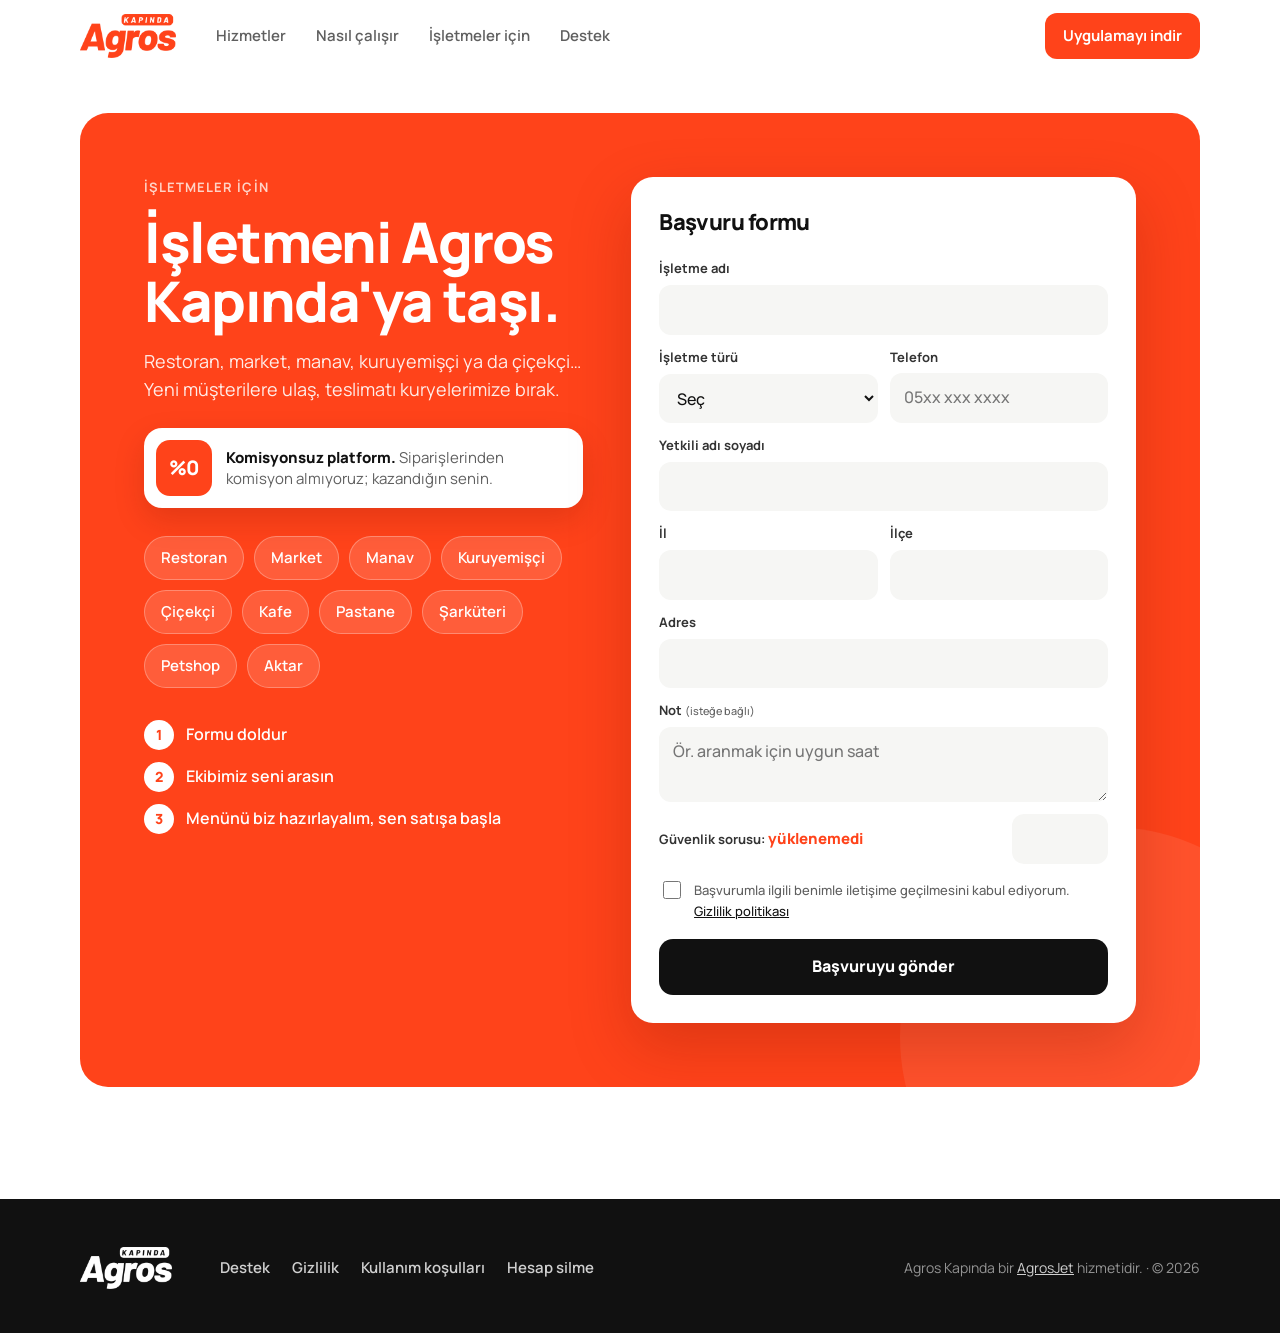
<file: isletme-basvuru.html>
<!doctype html>
<html lang="tr">
<head>
  <meta charset="utf-8">
  <meta name="viewport" content="width=device-width, initial-scale=1, viewport-fit=cover">
  <title>İşletme başvurusu — Agros Kapında</title>
  <meta name="description" content="İşletmeni Agros Kapında'ya taşı: restoran, kafe, market, manav, kuruyemişçi, çiçekçi… Formu doldur, ekibimiz seni arasın.">
  <meta name="theme-color" content="#FF431A">
  <link rel="canonical" href="https://agroskapinda.app/isletme-basvuru">

  <meta property="og:type" content="website">
  <meta property="og:site_name" content="Agros Kapında">
  <meta property="og:title" content="İşletmeni Agros Kapında'ya taşı">
  <meta property="og:description" content="Yeni müşterilere ulaş, teslimatı kuryelerimize bırak. Menünü biz hazırlıyoruz.">
  <meta property="og:url" content="https://agroskapinda.app/isletme-basvuru">
  <meta property="og:image" content="https://agroskapinda.app/img/og.png">
  <meta name="twitter:card" content="summary_large_image">

  <link rel="icon" href="/favicon.ico" sizes="any">
  <link rel="icon" type="image/png" sizes="32x32" href="/img/favicon-32.png">
  <link rel="apple-touch-icon" href="/img/apple-touch-icon.png">
  <link rel="manifest" href="/site.webmanifest">

  <link rel="preconnect" href="https://fonts.googleapis.com">
  <link rel="preconnect" href="https://fonts.gstatic.com" crossorigin>
  <link href="https://fonts.googleapis.com/css2?family=Manrope:wght@400;500;600;700;800&display=swap" rel="stylesheet">
  <link rel="stylesheet" href="/style.css">
</head>
<body>

<header class="ust" id="ust">
  <div class="kap ust-ic">
    <a href="/" class="ust-logo" aria-label="Agros Kapında ana sayfa">
      <img src="/img/logo-turuncu.png" alt="Agros Kapında" width="104" height="48">
    </a>
    <nav class="ust-menu" aria-label="Ana menü">
      <a href="/#hizmetler">Hizmetler</a>
      <a href="/#nasil">Nasıl çalışır</a>
      <a href="/isletme-basvuru" aria-current="page">İşletmeler için</a>
      <a href="/destek">Destek</a>
    </nav>
    <a href="/#indir" class="dugme dugme-turuncu ust-dugme">Uygulamayı indir</a>
  </div>
</header>

<main>
  <section class="isletmeler isletme-sayfa" id="isletmeler">
    <div class="kap isletme-kart">
      <div class="isletme-metin">
        <p class="ust-yazi acik">İşletmeler için</p>
        <h1>İşletmeni Agros Kapında'ya taşı.</h1>
        <p>Restoran, market, manav, kuruyemişçi ya da çiçekçi… Yeni müşterilere ulaş, teslimatı kuryelerimize bırak.</p>
        <div class="komisyon">
          <span class="komisyon-yuzde">%0</span>
          <span><b>Komisyonsuz platform.</b> Siparişlerinden komisyon almıyoruz; kazandığın senin.</span>
        </div>
        <ul class="isletme-turleri" aria-label="İşletme türleri">
          <li>Restoran</li><li>Market</li><li>Manav</li><li>Kuruyemişçi</li><li>Çiçekçi</li><li>Kafe</li><li>Pastane</li><li>Şarküteri</li><li>Petshop</li><li>Aktar</li>
        </ul>
        <ol class="basvuru-adim">
          <li><b>1</b> Formu doldur</li>
          <li><b>2</b> Ekibimiz seni arasın</li>
          <li><b>3</b> Menünü biz hazırlayalım, sen satışa başla</li>
        </ol>
      </div>

      <form class="basvuru" id="basvuru" novalidate>
        <h3>Başvuru formu</h3>
        <div class="alanlar">
          <label class="genis">İşletme adı<input name="restaurant_name" required maxlength="120" autocomplete="organization"></label>
          <label>İşletme türü
            <select name="business_type" required>
              <option value="">Seç</option>
              <option>Restoran</option><option>Kafe</option><option>Pastane</option><option>Market</option>
              <option>Manav</option><option>Kuruyemiş</option><option>Çiçekçi</option><option>Şarküteri</option><option>Petshop</option><option>Aktar</option><option>Diğer</option>
            </select>
          </label>
          <label>Telefon<input name="phone" type="tel" required maxlength="20" inputmode="tel" autocomplete="tel" placeholder="05xx xxx xxxx"></label>
          <label class="genis">Yetkili adı soyadı<input name="contact_name" required maxlength="120" autocomplete="name"></label>
          <label>İl<input name="province" required maxlength="60" autocomplete="address-level1"></label>
          <label>İlçe<input name="district" required maxlength="60" autocomplete="address-level2"></label>
          <label class="genis">Adres<input name="address" required maxlength="500" autocomplete="street-address"></label>
          <label class="genis"><span>Not <small>(isteğe bağlı)</small></span><textarea name="note" rows="2" maxlength="1000" placeholder="Ör. aranmak için uygun saat"></textarea></label>
          <label class="genis guvenlik"><span>Güvenlik sorusu: <b data-soru>…</b></span><input name="captcha_answer" required inputmode="numeric" maxlength="3" autocomplete="off"></label>
          <label class="tuzak" aria-hidden="true">Web sitesi<input name="website" tabindex="-1" autocomplete="off"></label>
        </div>
        <label class="onay"><input type="checkbox" name="onay" required> <span>Başvurumla ilgili benimle iletişime geçilmesini kabul ediyorum. <a href="https://agrosjet.app/m/privacy" target="_blank" rel="noopener">Gizlilik politikası</a></span></label>
        <p class="basvuru-mesaj" role="alert" hidden></p>
        <button type="submit" class="basvuru-gonder">Başvuruyu gönder</button>
      </form>
      <div class="basvuru-tamam" id="basvuru-tamam" hidden>
        <span class="tamam-ikon" aria-hidden="true">✓</span>
        <h3>Başvurun alındı!</h3>
        <p>Ekibimiz en kısa sürede seni arayacak.</p>
      </div>
    </div>
  </section>
</main>

<footer class="alt">
  <div class="kap alt-ic">
    <img src="/img/logo-beyaz.png" alt="Agros Kapında" width="100" height="46" loading="lazy">
    <nav class="alt-menu" aria-label="Alt menü">
      <a href="/destek">Destek</a>
      <a href="https://agrosjet.app/m/privacy" rel="noopener">Gizlilik</a>
      <a href="https://agrosjet.app/m/terms" rel="noopener">Kullanım koşulları</a>
      <a href="https://agrosjet.app/m/hesap-sil" rel="noopener">Hesap silme</a>
    </nav>
    <p class="alt-not">Agros Kapında bir <a href="https://agrosjet.net" rel="noopener">AgrosJet</a> hizmetidir. · © <span data-yil>2026</span></p>
  </div>
</footer>

<script src="/main.js" defer></script>
</body>
</html>
</file>
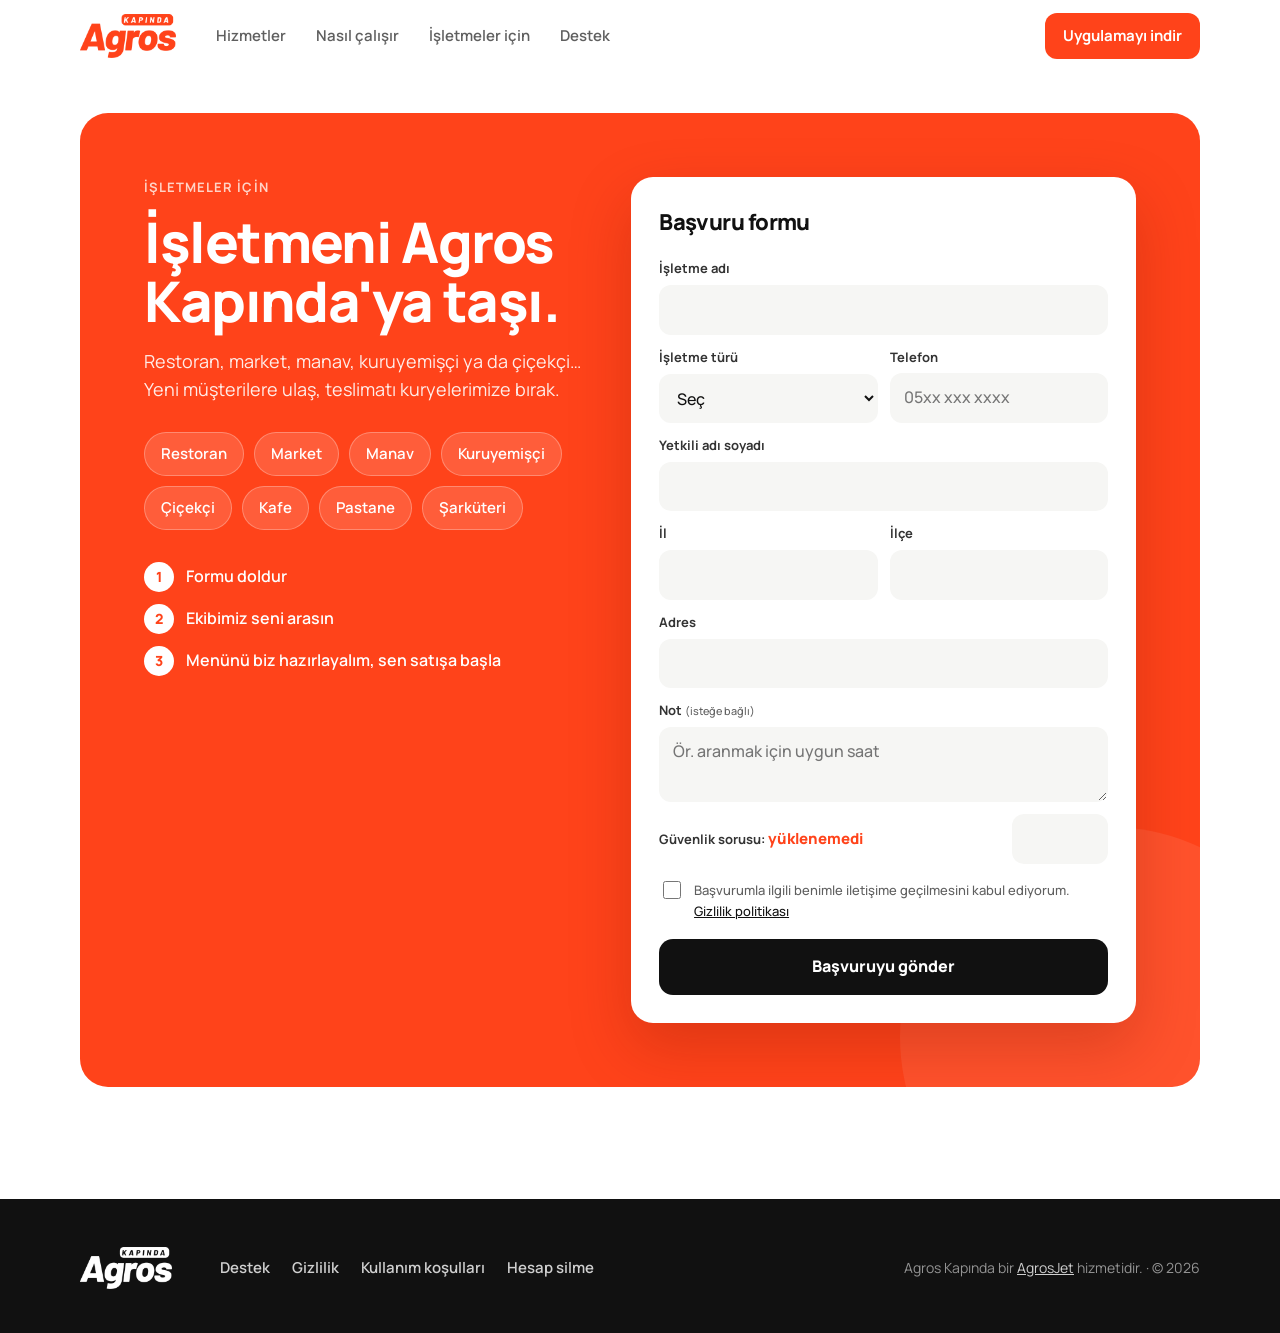
<file: isletme.html>
<!doctype html>
<html lang="tr">
<head>
  <meta charset="utf-8">
  <meta name="viewport" content="width=device-width, initial-scale=1, viewport-fit=cover">
  <title>İşletme başvurusu — Agros Kapında</title>
  <meta name="description" content="İşletmeni Agros Kapında'ya taşı: restoran, kafe, market, manav, kuruyemişçi, çiçekçi… Formu doldur, ekibimiz seni arasın.">
  <meta name="theme-color" content="#FF431A">
  <link rel="canonical" href="https://agroskapinda.app/isletme">

  <meta property="og:type" content="website">
  <meta property="og:site_name" content="Agros Kapında">
  <meta property="og:title" content="İşletmeni Agros Kapında'ya taşı">
  <meta property="og:description" content="Yeni müşterilere ulaş, teslimatı kuryelerimize bırak. Menünü biz hazırlıyoruz.">
  <meta property="og:url" content="https://agroskapinda.app/isletme">
  <meta property="og:image" content="https://agroskapinda.app/img/og.png">
  <meta name="twitter:card" content="summary_large_image">

  <link rel="icon" href="/favicon.ico" sizes="any">
  <link rel="icon" type="image/png" sizes="32x32" href="/img/favicon-32.png">
  <link rel="apple-touch-icon" href="/img/apple-touch-icon.png">
  <link rel="manifest" href="/site.webmanifest">

  <link rel="preconnect" href="https://fonts.googleapis.com">
  <link rel="preconnect" href="https://fonts.gstatic.com" crossorigin>
  <link href="https://fonts.googleapis.com/css2?family=Manrope:wght@400;500;600;700;800&display=swap" rel="stylesheet">
  <link rel="stylesheet" href="/style.css">
</head>
<body>

<header class="ust" id="ust">
  <div class="kap ust-ic">
    <a href="/" class="ust-logo" aria-label="Agros Kapında ana sayfa">
      <img src="/img/logo-turuncu.png" alt="Agros Kapında" width="104" height="48">
    </a>
    <nav class="ust-menu" aria-label="Ana menü">
      <a href="/#hizmetler">Hizmetler</a>
      <a href="/#nasil">Nasıl çalışır</a>
      <a href="/isletme" aria-current="page">İşletmeler için</a>
      <a href="/destek">Destek</a>
    </nav>
    <a href="/#indir" class="dugme dugme-turuncu ust-dugme">Uygulamayı indir</a>
  </div>
</header>

<main>
  <section class="isletmeler isletme-sayfa" id="isletmeler">
    <div class="kap isletme-kart">
      <div class="isletme-metin">
        <p class="ust-yazi acik">İşletmeler için</p>
        <h1>İşletmeni Agros Kapında'ya taşı.</h1>
        <p>Restoran, market, manav, kuruyemişçi ya da çiçekçi… Yeni müşterilere ulaş, teslimatı kuryelerimize bırak.</p>
        <ul class="isletme-turleri" aria-label="İşletme türleri">
          <li>Restoran</li><li>Market</li><li>Manav</li><li>Kuruyemişçi</li><li>Çiçekçi</li><li>Kafe</li><li>Pastane</li><li>Şarküteri</li>
        </ul>
        <ol class="basvuru-adim">
          <li><b>1</b> Formu doldur</li>
          <li><b>2</b> Ekibimiz seni arasın</li>
          <li><b>3</b> Menünü biz hazırlayalım, sen satışa başla</li>
        </ol>
      </div>

      <form class="basvuru" id="basvuru" novalidate>
        <h3>Başvuru formu</h3>
        <div class="alanlar">
          <label class="genis">İşletme adı<input name="restaurant_name" required maxlength="120" autocomplete="organization"></label>
          <label>İşletme türü
            <select name="business_type" required>
              <option value="">Seç</option>
              <option>Restoran</option><option>Kafe</option><option>Pastane</option><option>Market</option>
              <option>Manav</option><option>Kuruyemiş</option><option>Çiçekçi</option><option>Şarküteri</option><option>Diğer</option>
            </select>
          </label>
          <label>Telefon<input name="phone" type="tel" required maxlength="20" inputmode="tel" autocomplete="tel" placeholder="05xx xxx xxxx"></label>
          <label class="genis">Yetkili adı soyadı<input name="contact_name" required maxlength="120" autocomplete="name"></label>
          <label>İl<input name="province" required maxlength="60" autocomplete="address-level1"></label>
          <label>İlçe<input name="district" required maxlength="60" autocomplete="address-level2"></label>
          <label class="genis">Adres<input name="address" required maxlength="500" autocomplete="street-address"></label>
          <label class="genis"><span>Not <small>(isteğe bağlı)</small></span><textarea name="note" rows="2" maxlength="1000" placeholder="Ör. aranmak için uygun saat"></textarea></label>
          <label class="genis guvenlik"><span>Güvenlik sorusu: <b data-soru>…</b></span><input name="captcha_answer" required inputmode="numeric" maxlength="3" autocomplete="off"></label>
          <label class="tuzak" aria-hidden="true">Web sitesi<input name="website" tabindex="-1" autocomplete="off"></label>
        </div>
        <label class="onay"><input type="checkbox" name="onay" required> <span>Başvurumla ilgili benimle iletişime geçilmesini kabul ediyorum. <a href="https://agrosjet.app/m/privacy" target="_blank" rel="noopener">Gizlilik politikası</a></span></label>
        <p class="basvuru-mesaj" role="alert" hidden></p>
        <button type="submit" class="basvuru-gonder">Başvuruyu gönder</button>
      </form>
      <div class="basvuru-tamam" id="basvuru-tamam" hidden>
        <span class="tamam-ikon" aria-hidden="true">✓</span>
        <h3>Başvurun alındı!</h3>
        <p>Ekibimiz en kısa sürede seni arayacak.</p>
      </div>
    </div>
  </section>
</main>

<footer class="alt">
  <div class="kap alt-ic">
    <img src="/img/logo-beyaz.png" alt="Agros Kapında" width="100" height="46" loading="lazy">
    <nav class="alt-menu" aria-label="Alt menü">
      <a href="/destek">Destek</a>
      <a href="https://agrosjet.app/m/privacy" rel="noopener">Gizlilik</a>
      <a href="https://agrosjet.app/m/terms" rel="noopener">Kullanım koşulları</a>
      <a href="https://agrosjet.app/m/hesap-sil" rel="noopener">Hesap silme</a>
    </nav>
    <p class="alt-not">Agros Kapında bir <a href="https://agrosjet.net" rel="noopener">AgrosJet</a> hizmetidir. · © <span data-yil>2026</span></p>
  </div>
</footer>

<script src="/main.js" defer></script>
</body>
</html>
</file>
<file: style.css>
/* Agros Kapında — tanıtım sayfası (uygulamanın renk ve görselleriyle uyumlu) */
:root {
  --turuncu: #FF431A;
  --turuncu-koyu: #E63C17;
  --turuncu-yumusak: #FFF1EC;
  --yazi: #111111;
  --yazi-soluk: #5F5F5F;
  --zemin: #FFFFFF;
  --zemin-gri: #F6F6F4;
  --cizgi: #ECECEA;
  --koyu: #111111;
  --font: "Manrope", system-ui, -apple-system, "Segoe UI", sans-serif;
  --kenar: clamp(20px, 4vw, 40px);
}

*, *::before, *::after { box-sizing: border-box; }
html { scroll-behavior: smooth; -webkit-text-size-adjust: 100%; }
body {
  margin: 0; font-family: var(--font); font-size: 17px; line-height: 1.6;
  color: var(--yazi); background: var(--zemin);
  -webkit-font-smoothing: antialiased; overflow-x: hidden;
}
img { display: block; max-width: 100%; height: auto; }
a { color: inherit; }
h1, h2, h3, h4 { margin: 0; letter-spacing: -0.025em; }
p { margin: 0; }
ul, ol { margin: 0; padding: 0; list-style: none; }
.kap { width: 100%; max-width: 1200px; margin: 0 auto; padding: 0 var(--kenar); }

.ust-yazi { font-size: 13px; font-weight: 700; letter-spacing: .08em; text-transform: uppercase; color: var(--turuncu); margin-bottom: 14px; }
.ust-yazi.acik { color: #FFD3C6; }
.bolum-bas { max-width: 640px; margin-bottom: 48px; }
.bolum-bas h2, .neden-sol h2, .isletme-metin h2, .indir h2 { font-size: clamp(32px, 4.4vw, 52px); line-height: 1.08; font-weight: 800; }
.bolum-bas p:last-child:not(.ust-yazi) { margin-top: 16px; font-size: 19px; color: var(--yazi-soluk); }

.dugme { display: inline-flex; align-items: center; justify-content: center; font-weight: 700; font-size: 15px; text-decoration: none; border-radius: 12px; padding: 11px 18px; transition: background .2s, transform .2s; }
.dugme-turuncu { background: var(--turuncu); color: #fff; }
.dugme-turuncu:hover { background: var(--turuncu-koyu); }

/* ───────── Üst bar ───────── */
.ust { position: sticky; top: 0; z-index: 50; background: rgba(255,255,255,.88); -webkit-backdrop-filter: saturate(1.6) blur(14px); backdrop-filter: saturate(1.6) blur(14px); border-bottom: 1px solid transparent; transition: border-color .2s; }
.ust.kaydi { border-bottom-color: var(--cizgi); }
.ust-ic { display: flex; align-items: center; gap: 40px; height: 72px; }
.ust-logo img { width: 96px; }
.ust-menu { display: flex; gap: 30px; margin-right: auto; font-weight: 600; font-size: 15px; }
.ust-menu a { text-decoration: none; color: var(--yazi-soluk); transition: color .2s; }
.ust-menu a:hover { color: var(--yazi); }

/* ───────── Giriş ───────── */
.giris { padding: 64px 0 96px; background: linear-gradient(180deg, #fff 0%, var(--zemin-gri) 100%); }
.giris-ic { display: grid; grid-template-columns: 1fr 1.05fr; gap: 56px; align-items: center; }
.rozet { display: inline-block; font-size: 14px; font-weight: 600; color: var(--turuncu); background: var(--turuncu-yumusak); border-radius: 999px; padding: 7px 14px; margin-bottom: 24px; }
.giris h1 { font-size: clamp(48px, 7vw, 84px); line-height: 1.02; font-weight: 800; letter-spacing: -0.04em; }
.vurgu { color: var(--turuncu); }
.giris-alt { margin-top: 24px; max-width: 34em; font-size: 19px; color: var(--yazi-soluk); }

.magazalar { display: flex; flex-wrap: wrap; gap: 12px; margin-top: 34px; }
.magazalar.ortala { justify-content: center; }
.magaza {
  position: relative; display: inline-flex; align-items: center; gap: 11px;
  background: var(--koyu); color: #fff; text-decoration: none;
  padding: 10px 20px 10px 16px; border-radius: 12px; min-width: 176px;
  transition: transform .2s, background .2s;
}
a.magaza:hover { transform: translateY(-2px); background: #2a2a2a; }
.magaza svg { width: 26px; height: 26px; flex: none; }
.magaza small { display: block; font-size: 11px; opacity: .75; line-height: 1.2; white-space: nowrap; }
.magaza b { display: block; font-size: 18px; line-height: 1.15; white-space: nowrap; }
.magaza.yakinda { cursor: default; }
.magaza.yakinda::after {
  content: "Yakında"; position: absolute; top: -9px; right: -6px;
  font-size: 11px; font-weight: 700; background: var(--turuncu); color: #fff; padding: 2px 8px; border-radius: 999px;
}

/* ───────── Giriş sahnesi ───────── */
.canli { display: inline-block; width: 8px; height: 8px; border-radius: 50%; background: var(--turuncu); margin-right: 6px; vertical-align: 1px; animation: nabiz 2s infinite; }
@keyframes nabiz { 0% { box-shadow: 0 0 0 0 rgba(255,67,26,.55); } 70% { box-shadow: 0 0 0 9px rgba(255,67,26,0); } 100% { box-shadow: 0 0 0 0 rgba(255,67,26,0); } }
.donen-kelime { display: inline-block; color: var(--turuncu); position: relative; }
.donen-kelime.cik { animation: kelimeCik .32s ease-in forwards; }
.donen-kelime.gir { animation: kelimeGir .42s cubic-bezier(.2,.8,.2,1.2); }
@keyframes kelimeCik { to { opacity: 0; transform: translateY(-.35em) rotate(-3deg); filter: blur(4px); } }
@keyframes kelimeGir { from { opacity: 0; transform: translateY(.45em) rotate(3deg); filter: blur(4px); } to { opacity: 1; transform: none; filter: none; } }
.giris h1 .satir { display: block; }
.giris h1 .vurgu { color: var(--yazi); }
main { overflow-x: clip; }

.sahne { position: relative; display: grid; place-items: center; min-height: 620px; }
.sahne::before { content: ""; position: absolute; width: 520px; height: 520px; border-radius: 50%; background: radial-gradient(circle, rgba(255,67,26,.16), rgba(255,67,26,0) 68%); }
.telefon {
  position: relative; z-index: 2; width: 292px; height: 600px; padding: 11px;
  background: #111; border-radius: 48px;
  box-shadow: 0 0 0 2px #2b2b2b inset, 0 40px 80px rgba(17,17,17,.22), 0 12px 24px rgba(17,17,17,.12);
  animation: suzul 7s ease-in-out infinite;
}
.telefon::before { content: ""; position: absolute; z-index: 3; top: 21px; left: 50%; width: 88px; height: 25px; margin-left: -44px; background: #111; border-radius: 20px; }
@keyframes suzul { 0%,100% { transform: translateY(0) rotate(-3deg); } 50% { transform: translateY(-14px) rotate(-2deg); } }
.ekran { height: 100%; border-radius: 38px; overflow: hidden; background: #fff; padding: 54px 12px 12px; display: flex; flex-direction: column; gap: 10px; position: relative; }
.e-ust { display: flex; justify-content: space-between; align-items: center; padding: 0 4px; }
.e-ust img { width: 64px; }
.e-adres { font-size: 12px; font-weight: 700; background: var(--zemin-gri); border-radius: 999px; padding: 4px 10px; }
.e-afis { background: var(--turuncu); color: #fff; border-radius: 14px; padding: 12px 14px; position: relative; overflow: hidden; }
.e-afis::after { content: ""; position: absolute; right: -24px; top: -24px; width: 90px; height: 90px; border-radius: 50%; background: rgba(255,255,255,.15); }
.e-afis b { display: block; font-size: 15px; line-height: 1.2; }
.e-afis small { font-size: 11px; opacity: .85; }
.e-izgara { display: grid; grid-template-columns: 1fr 1fr; gap: 8px; }
.e-kart { position: relative; background: #fff; border: 1px solid var(--cizgi); border-radius: 12px; overflow: hidden; aspect-ratio: 640 / 486; }
.e-kart b { position: absolute; top: 6px; left: 8px; z-index: 1; font-size: 12px; font-weight: 800; color: var(--r); }
.e-kart img { width: 100%; height: 100%; object-fit: cover; }
.e-kart { opacity: 0; transform: scale(.9); animation: kartGel .5s cubic-bezier(.2,.8,.2,1.2) forwards; }
.e-kart:nth-child(1) { animation-delay: .3s; } .e-kart:nth-child(2) { animation-delay: .4s; } .e-kart:nth-child(3) { animation-delay: .5s; }
.e-kart:nth-child(4) { animation-delay: .6s; } .e-kart:nth-child(5) { animation-delay: .7s; } .e-kart:nth-child(6) { animation-delay: .8s; }
@keyframes kartGel { to { opacity: 1; transform: none; } }
.e-alt { margin-top: auto; display: flex; justify-content: space-around; padding: 10px 6px 4px; border-top: 1px solid var(--cizgi); }
.e-alt span { width: 22px; height: 6px; border-radius: 4px; background: #ddd; }
.e-alt .aktif { background: var(--turuncu); }

.damga { position: absolute; z-index: 3; top: 2%; left: 0; width: 150px; height: 150px; display: grid; place-items: center; }
.damga::before { content: ""; position: absolute; inset: 0; border-radius: 50%; background: #FFD43B; box-shadow: 0 10px 24px rgba(17,17,17,.12); }
.damga svg { position: absolute; inset: 0; width: 100%; height: 100%; animation: don 16s linear infinite; }
.damga text { font-family: var(--font); font-weight: 800; font-size: 14px; fill: #111; }
.damga img { position: relative; width: 56px; height: 56px; border-radius: 14px; }
@keyframes don { to { transform: rotate(360deg); } }

.yuzen { position: absolute; z-index: 1; width: 190px; background: #fff; border-radius: 18px; overflow: hidden; box-shadow: 0 18px 40px rgba(17,17,17,.12); }
.yuzen img { width: 100%; aspect-ratio: 640 / 486; object-fit: cover; }
.yuzen span { position: absolute; top: 10px; left: 12px; font-weight: 800; font-size: 14px; }
.yz-cicek { right: -2%; top: 8%; transform: rotate(7deg); animation: yuzen1 8s ease-in-out infinite; }
.yz-cicek span { color: #DB2777; }
.yz-emlak { left: -4%; bottom: 6%; transform: rotate(-8deg); animation: yuzen2 9s ease-in-out infinite; }
.yz-emlak span { color: #7C3AED; }
@keyframes yuzen1 { 0%,100% { transform: rotate(7deg) translateY(0); } 50% { transform: rotate(5deg) translateY(12px); } }
@keyframes yuzen2 { 0%,100% { transform: rotate(-8deg) translateY(0); } 50% { transform: rotate(-6deg) translateY(-12px); } }

.balon {
  position: absolute; z-index: 4; right: -3%; bottom: 16%;
  display: flex; align-items: center; gap: 12px;
  background: #fff; border-radius: 18px; padding: 12px 18px 12px 12px;
  box-shadow: 0 20px 44px rgba(17,17,17,.16);
  animation: balonGel 6s ease-in-out infinite;
}
.balon b { display: block; font-size: 15px; line-height: 1.25; }
.balon small { font-size: 13px; color: var(--yazi-soluk); }
.balon-ikon { width: 40px; height: 40px; border-radius: 12px; background: var(--turuncu); color: #fff; display: grid; place-items: center; }
.balon-ikon svg { width: 24px; height: 24px; fill: none; stroke: currentColor; stroke-width: 1.9; stroke-linecap: round; stroke-linejoin: round; }
@keyframes balonGel { 0%, 6% { opacity: 0; transform: translateY(16px) scale(.94); } 14%, 86% { opacity: 1; transform: none; } 94%, 100% { opacity: 0; transform: translateY(-8px) scale(.97); } }

/* ───────── Kayan şerit ───────── */
.serit { background: var(--turuncu); color: #fff; padding: 22px 0; overflow: hidden; transform: rotate(-1.2deg); margin: -12px -20px 0; }
.serit-hat { display: flex; width: max-content; animation: kay 34s linear infinite; }
.serit-ic { display: flex; align-items: center; gap: 28px; padding-right: 28px; font-size: clamp(26px, 3.2vw, 40px); font-weight: 800; letter-spacing: -.02em; white-space: nowrap; }
.serit-ic i { font-style: normal; color: #FFD43B; font-size: .7em; }
@keyframes kay { to { transform: translateX(-50%); } }

/* ───────── Takip ───────── */
.takip { background: #111; color: #fff; padding: 112px 0; }
.takip-ic { display: grid; grid-template-columns: 1fr 1fr; gap: 64px; align-items: center; }
.takip h2, .ilan h2 { font-size: clamp(32px, 4.4vw, 52px); line-height: 1.08; font-weight: 800; }
.takip .vurgu { color: var(--turuncu); }
.takip-metin p:last-child { margin-top: 18px; font-size: 18px; color: rgba(255,255,255,.72); max-width: 30em; }
.bildirimler { display: grid; gap: 12px; }
.bd {
  display: grid; grid-template-columns: 40px 1fr auto; gap: 14px; align-items: center;
  background: rgba(255,255,255,.07); border: 1px solid rgba(255,255,255,.1);
  border-radius: 20px; padding: 14px 18px 14px 14px; max-width: 430px;
  opacity: 0; animation: bildirim 9s infinite;
}
.bd img { width: 40px; height: 40px; border-radius: 10px; }
.bd b { display: block; font-size: 16px; line-height: 1.25; }
.bd small { font-size: 14px; color: rgba(255,255,255,.65); }
.bd em { font-style: normal; font-size: 12px; color: rgba(255,255,255,.45); align-self: start; }
.bd2 { margin-left: 36px; animation-delay: 1.2s; }
.bd3 { margin-left: 72px; animation-delay: 2.4s; background: var(--turuncu); border-color: var(--turuncu); }
.bd3 small, .bd3 em { color: rgba(255,255,255,.85); }
@keyframes bildirim { 0% { opacity: 0; transform: translateY(22px) scale(.97); } 8%, 80% { opacity: 1; transform: none; } 92%, 100% { opacity: 0; transform: translateY(-8px) scale(.98); } }

/* ───────── İlan / mesaj ───────── */
.ilan { padding: 112px 0; background: #F3F6FF; }
.ilan-ic { display: grid; grid-template-columns: 1fr 1fr; gap: 64px; align-items: center; }
.ilan .vurgu { color: #2563EB; }
.ilan-metin > p:not(.ust-yazi) { margin-top: 18px; font-size: 18px; color: var(--yazi-soluk); max-width: 30em; }
.ilan .ust-yazi { color: #2563EB; }
.ilan-liste { margin-top: 26px; display: grid; gap: 10px; }
.ilan-liste li { background: #fff; border-radius: 14px; padding: 13px 16px; font-size: 15px; color: var(--yazi-soluk); border-left: 4px solid var(--r); }
.ilan-liste b { color: var(--r); margin-right: 6px; }
.sahne-mesaj { position: relative; display: grid; place-items: center; min-height: 560px; }
.telefon-kucuk { width: 270px; height: 540px; animation: suzul2 7s ease-in-out infinite; }
@keyframes suzul2 { 0%,100% { transform: translateY(0) rotate(3deg); } 50% { transform: translateY(-12px) rotate(2deg); } }
.ekran-mesaj { padding: 50px 0 0; gap: 0; background: #F6F6F4; }
.m-ust { display: flex; align-items: center; gap: 10px; padding: 8px 14px 12px; background: #fff; border-bottom: 1px solid var(--cizgi); }
.m-ust img { width: 40px; height: 40px; border-radius: 10px; object-fit: cover; }
.m-ust b { display: block; font-size: 14px; line-height: 1.2; }
.m-ust small { font-size: 11px; color: #2563EB; font-weight: 700; }
.m-akis { flex: 1; display: flex; flex-direction: column; gap: 8px; padding: 14px 12px; }
.m { max-width: 80%; font-size: 13px; line-height: 1.35; padding: 9px 12px; border-radius: 16px; opacity: 0; animation: mesaj 10s infinite; }
.m-ben { align-self: flex-end; background: #2563EB; color: #fff; border-bottom-right-radius: 4px; }
.m-o { align-self: flex-start; background: #fff; border-bottom-left-radius: 4px; }
.m:nth-child(1) { animation-delay: .4s; } .m:nth-child(2) { animation-delay: 1.6s; } .m:nth-child(3) { animation-delay: 2.8s; } .m:nth-child(4) { animation-delay: 4s; }
.m-yaziyor { display: flex; gap: 4px; padding: 12px; animation-delay: 5.2s; align-self: flex-start; background: #fff; }
.m-yaziyor i { width: 6px; height: 6px; border-radius: 50%; background: #aaa; animation: zipla 1s infinite; }
.m-yaziyor i:nth-child(2) { animation-delay: .15s; } .m-yaziyor i:nth-child(3) { animation-delay: .3s; }
@keyframes zipla { 0%, 60%, 100% { transform: none; } 30% { transform: translateY(-4px); } }
@keyframes mesaj { 0% { opacity: 0; transform: translateY(10px) scale(.95); } 5%, 88% { opacity: 1; transform: none; } 96%, 100% { opacity: 0; } }
.m-giris { margin: 0 10px 12px; background: #fff; border-radius: 999px; padding: 10px 14px; font-size: 12px; color: #999; }
.etiket-yuzen { position: absolute; z-index: 3; background: #fff; border-radius: 14px; padding: 10px 14px; font-size: 14px; font-weight: 700; color: var(--r); box-shadow: 0 14px 34px rgba(17,17,17,.12); border-left: 4px solid var(--r); white-space: nowrap; }
.ey1 { left: 0; top: 16%; transform: rotate(-5deg); animation: yuzen2 8s ease-in-out infinite; }
.ey2 { right: 0; bottom: 18%; transform: rotate(5deg); animation: yuzen1 9s ease-in-out infinite; }

/* ───────── Hizmetler ───────── */
.hizmetler { padding: 112px 0 104px; }
.grup-baslik { display: flex; align-items: center; gap: 12px; font-size: 21px; font-weight: 700; margin: 0 0 20px; }
.grup-baslik span { font-size: 13px; font-weight: 700; color: var(--turuncu); background: var(--turuncu-yumusak); border-radius: 8px; padding: 3px 8px; }
.izgara { display: grid; gap: 16px; }
.izgara-4 { grid-template-columns: repeat(4, 1fr); }
.izgara + .grup-baslik { margin-top: 56px; }
.hizmet {
  position: relative; display: flex; flex-direction: column;
  background: #fff; border: 1px solid var(--cizgi); border-radius: 20px; overflow: hidden;
  transition: transform .3s cubic-bezier(.2,.8,.2,1), box-shadow .3s, border-color .3s;
}
.hizmet:hover { transform: translateY(-4px); border-color: transparent; box-shadow: 0 16px 40px rgba(17,17,17,.09); }
.hizmet::before { content: ""; position: absolute; left: 0; right: 0; top: 0; height: 4px; background: var(--renk); opacity: 0; transition: opacity .3s; }
.hizmet:hover::before { opacity: 1; }
.hizmet-yazi { padding: 22px 22px 0; }
.hizmet h4 { font-size: 20px; font-weight: 800; color: var(--renk); display: flex; align-items: center; gap: 8px; flex-wrap: wrap; }
.hizmet h4 em { font-style: normal; font-size: 11px; font-weight: 700; color: #fff; background: var(--renk); border-radius: 999px; padding: 2px 8px; letter-spacing: 0; }
.hizmet p { margin-top: 6px; font-size: 15px; line-height: 1.5; color: var(--yazi-soluk); }
.hizmet img { margin-top: auto; width: 100%; aspect-ratio: 640 / 486; object-fit: cover; }
.hizmet-yakinda img { filter: grayscale(.35); opacity: .85; }

/* ───────── Nasıl çalışır ───────── */
.nasil { padding: 104px 0; background: var(--zemin-gri); }
.adimlar { display: grid; grid-template-columns: repeat(3, 1fr); gap: 16px; }
.adimlar li { background: #fff; border-radius: 20px; padding: 32px 28px 30px; }
.adim-no { display: grid; place-items: center; width: 44px; height: 44px; border-radius: 12px; background: var(--turuncu); color: #fff; font-weight: 800; font-size: 19px; margin-bottom: 22px; }
.adimlar h4 { font-size: 21px; font-weight: 800; }
.adimlar p { margin-top: 8px; color: var(--yazi-soluk); font-size: 16px; }

/* ───────── Neden ───────── */
.neden { padding: 112px 0; }
.neden-ic { display: grid; grid-template-columns: .9fr 1.1fr; gap: 64px; align-items: start; }
.neden-sol { position: sticky; top: 120px; }
.neden-sol p:last-child { margin-top: 18px; font-size: 19px; color: var(--yazi-soluk); max-width: 26em; }
.neden-liste { display: grid; grid-template-columns: 1fr 1fr; gap: 16px; }
.neden-liste li { border: 1px solid var(--cizgi); border-radius: 20px; padding: 26px 24px; }
.ikon { display: grid; place-items: center; width: 48px; height: 48px; border-radius: 14px; background: var(--turuncu-yumusak); color: var(--turuncu); margin-bottom: 18px; }
.ikon svg { width: 24px; height: 24px; fill: none; stroke: currentColor; stroke-width: 1.9; stroke-linecap: round; stroke-linejoin: round; }
.neden-liste h4 { font-size: 18px; font-weight: 800; }
.neden-liste p { margin-top: 6px; font-size: 15px; color: var(--yazi-soluk); }

/* ───────── İşletmeler ───────── */
.isletmeler { padding: 0 0 112px; }
.isletme-kart {
  display: grid; grid-template-columns: 1.2fr 1fr; gap: 48px; align-items: center;
  background: var(--turuncu); color: #fff; border-radius: 28px;
  padding: 64px clamp(28px, 5vw, 64px);
  max-width: calc(1200px - 2 * var(--kenar)); width: calc(100% - 2 * var(--kenar));
  position: relative; overflow: hidden;
}
.isletme-kart::after { content: ""; position: absolute; right: -120px; bottom: -160px; width: 420px; height: 420px; border-radius: 50%; background: rgba(255,255,255,.08); }
.isletme-metin p:not(.ust-yazi) { margin-top: 16px; font-size: 18px; color: rgba(255,255,255,.9); max-width: 30em; }
.isletme-kart { grid-template-columns: 1fr 1.15fr; align-items: start; }
.isletme-turleri { display: flex; flex-wrap: wrap; gap: 10px; position: relative; z-index: 1; margin-top: 28px; }
.basvuru-adim { margin-top: 32px; display: grid; gap: 12px; font-weight: 600; font-size: 16px; }
.basvuru-adim li { display: flex; align-items: center; gap: 12px; }
.basvuru-adim b { width: 30px; height: 30px; border-radius: 50%; background: #fff; color: var(--turuncu); display: grid; place-items: center; font-size: 14px; font-weight: 800; flex: none; }

.basvuru, .basvuru-tamam {
  position: relative; z-index: 1; background: #fff; color: var(--yazi); border-radius: 22px;
  padding: 28px; box-shadow: 0 24px 60px rgba(120, 20, 0, .25);
}
.basvuru h3, .basvuru-tamam h3 { font-size: 22px; font-weight: 800; }
.basvuru .alanlar { margin-top: 18px; display: grid; grid-template-columns: 1fr 1fr; gap: 12px; }
.basvuru label { display: grid; gap: 6px; font-size: 13px; font-weight: 700; color: #333; min-width: 0; }
.basvuru label small { font-weight: 500; color: var(--yazi-soluk); }
.basvuru .genis { grid-column: 1 / -1; }
.basvuru input, .basvuru select, .basvuru textarea {
  font: inherit; font-size: 16px; font-weight: 500; color: var(--yazi); width: 100%;
  background: var(--zemin-gri); border: 1.5px solid transparent; border-radius: 12px; padding: 11px 13px;
  transition: border-color .15s, background .15s;
}
.basvuru textarea { resize: vertical; min-height: 64px; }
.basvuru input:focus, .basvuru select:focus, .basvuru textarea:focus { outline: none; border-color: var(--turuncu); background: #fff; }
.basvuru .hatali { border-color: #D92D20; background: #FFF5F4; }
.basvuru .guvenlik { grid-template-columns: 1fr 96px; align-items: center; }
.basvuru .guvenlik b { color: var(--turuncu); font-weight: 800; font-size: 15px; white-space: nowrap; }
.basvuru .tuzak { position: absolute; left: -9999px; width: 1px; height: 1px; overflow: hidden; }
.basvuru .onay { margin-top: 16px; display: flex; gap: 10px; align-items: flex-start; font-weight: 500; font-size: 13px; color: var(--yazi-soluk); }
.basvuru .onay input { width: 18px; height: 18px; margin-top: 1px; accent-color: var(--turuncu); flex: none; padding: 0; }
.basvuru .onay a { color: var(--yazi); text-decoration: underline; }
.basvuru-mesaj { margin-top: 14px; font-size: 14px; font-weight: 600; color: #B42318; background: #FEF3F2; border-radius: 10px; padding: 10px 12px; }
.basvuru-gonder {
  margin-top: 18px; width: 100%; border: 0; cursor: pointer; font: inherit; font-weight: 800; font-size: 16px;
  background: var(--koyu); color: #fff; border-radius: 14px; padding: 15px; transition: transform .15s, background .15s;
}
.basvuru-gonder:hover { background: var(--turuncu-koyu); }
.basvuru-gonder:active { transform: scale(.98); }
.basvuru-gonder:disabled { opacity: .6; cursor: wait; }
.basvuru-tamam { text-align: center; padding: 56px 28px; align-self: center; }
.isletme-sayfa { padding-top: 40px; }
.isletme-sayfa h1 { font-size: clamp(34px, 4.6vw, 56px); line-height: 1.06; font-weight: 800; }
.basvuru-cta {
  position: relative; z-index: 1; background: #fff; color: var(--yazi); border-radius: 22px;
  padding: 32px; box-shadow: 0 24px 60px rgba(120, 20, 0, .25);
}
.basvuru-cta h3 { font-size: 22px; font-weight: 800; }
.basvuru-cta .basvuru-adim { margin-top: 20px; }
.basvuru-cta .basvuru-adim b { background: var(--turuncu); color: #fff; }
.basvuru-cta .basvuru-gonder { display: block; text-align: center; margin-top: 24px; text-decoration: none; }
.basvuru-cta p { margin-top: 14px; font-size: 14px; color: var(--yazi-soluk); text-align: center; }
.basvuru-tamam p { margin-top: 8px; color: var(--yazi-soluk); }
.tamam-ikon { width: 64px; height: 64px; border-radius: 50%; background: var(--turuncu); color: #fff; display: inline-grid; place-items: center; font-size: 32px; font-weight: 800; margin-bottom: 16px; animation: tamam .5s cubic-bezier(.3,1.6,.5,1); }
@keyframes tamam { from { transform: scale(0); } }
.isletme-turleri li { background: rgba(255,255,255,.14); border: 1px solid rgba(255,255,255,.28); border-radius: 999px; padding: 9px 16px; font-weight: 600; font-size: 15px; }

/* ───────── İndir ───────── */
.indir { padding: 104px 0 112px; background: var(--zemin-gri); text-align: center; }
.indir-ikon { width: 88px; height: 88px; border-radius: 22px; margin: 0 auto 26px; box-shadow: 0 12px 30px rgba(255,67,26,.3); }
.indir p { margin-top: 12px; font-size: 19px; color: var(--yazi-soluk); }

/* ───────── Alt bilgi ───────── */
.alt { background: var(--koyu); color: #fff; padding: 48px 0 calc(44px + env(safe-area-inset-bottom)); font-size: 15px; }
.alt-ic { display: flex; align-items: center; gap: 24px; flex-wrap: wrap; }
.alt img { width: 92px; }
.alt a { color: #fff; }
.alt-telif { color: rgba(255,255,255,.55); font-size: 14px; }

/* ───────── Beliren ───────── */
.belir { opacity: 0; transform: translateY(24px); transition: opacity .7s ease, transform .7s cubic-bezier(.2,.8,.2,1); }
.belir.gorundu { opacity: 1; transform: none; }

/* ───────── Duyarlı ───────── */
@media (max-width: 1000px) {
  .izgara-4 { grid-template-columns: repeat(2, 1fr); }
  .neden-ic { grid-template-columns: 1fr; gap: 40px; }
  .neden-sol { position: static; }
}
@media (max-width: 860px) {
  .takip-ic, .ilan-ic { grid-template-columns: 1fr; gap: 48px; }
  .ilan-metin { order: -1; }
  .takip, .ilan { padding: 80px 0; }
  .ust-menu { display: none; }
  .ust-dugme { margin-left: auto; }
  .giris { padding: 36px 0 72px; }
  .giris-ic { grid-template-columns: 1fr; gap: 48px; }
  .adimlar { grid-template-columns: 1fr; }
  .isletme-kart { grid-template-columns: 1fr; padding: 44px 26px; gap: 30px; border-radius: 24px; }
  .basvuru { padding: 22px 18px; }
  .hizmetler, .neden { padding: 80px 0; }
  .nasil, .indir { padding: 80px 0; }
  .isletmeler { padding-bottom: 80px; }
}
@media (max-width: 560px) {
  body { font-size: 16px; }
  .ust-ic { height: 62px; }
  .ust-logo img { width: 84px; }
  .ust-dugme { padding: 9px 14px; font-size: 14px; }
  .giris-alt { font-size: 17px; }
  .sahne { min-height: 560px; }
  .sahne::before { width: 360px; height: 360px; }
  .telefon { width: 250px; height: 515px; border-radius: 42px; }
  .ekran { border-radius: 33px; padding-top: 48px; }
  .damga { width: 104px; height: 104px; top: 0; left: -2%; }
  .damga text { font-size: 15px; }
  .damga img { width: 38px; height: 38px; border-radius: 10px; }
  .yuzen { width: 124px; border-radius: 14px; }
  .yuzen span { font-size: 11px; top: 6px; left: 8px; }
  .yz-cicek { right: -3%; top: 12%; }
  .yz-emlak { left: -3%; bottom: 12%; }
  .balon { right: -2%; bottom: 4%; padding: 10px 14px 10px 10px; }
  .bd2 { margin-left: 16px; } .bd3 { margin-left: 32px; }
  .telefon-kucuk { width: 240px; height: 480px; }
  .etiket-yuzen { font-size: 12px; padding: 8px 11px; }
  .ey1 { left: -2%; top: 3%; } .ey2 { right: -2%; }
  .izgara-4 { grid-template-columns: 1fr 1fr; gap: 10px; }
  .hizmet { border-radius: 16px; }
  .hizmet-yazi { padding: 14px 14px 0; }
  .hizmet h4 { font-size: 16px; }
  .hizmet p { font-size: 13px; }
  .neden-liste { grid-template-columns: 1fr; }
  .magaza { flex: 1 1 150px; min-width: 0; padding: 10px 12px; }
  .magaza b { font-size: 16px; }
  .alt-ic { flex-direction: column; align-items: flex-start; gap: 10px; }
}

@media (prefers-reduced-motion: reduce) {
  *, *::before, *::after { animation: none !important; transition: none !important; }
  .belir, .e-kart, .bd, .m, .balon { opacity: 1 !important; transform: none !important; }
}

/* ───────── Destek sayfası ───────── */
.alt-menu { display: flex; flex-wrap: wrap; gap: 8px 22px; margin-right: auto; }
.alt-menu a { text-decoration: none; color: rgba(255,255,255,.8); font-weight: 600; }
.alt-menu a:hover { color: #fff; }
.alt-not { color: rgba(255,255,255,.55); font-size: 14px; }
.alt-not a { color: rgba(255,255,255,.8); }
.alt-ic img { margin-right: 24px; }
.destek-bas { padding: 72px 0 56px; background: linear-gradient(180deg, #fff 0%, var(--zemin-gri) 100%); }
.destek-bas h1 { font-size: clamp(42px, 6vw, 72px); line-height: 1.04; font-weight: 800; letter-spacing: -0.04em; }
.iletisim-kartlari { display: flex; flex-wrap: wrap; gap: 14px; margin-top: 34px; }
.iletisim { display: flex; align-items: center; gap: 14px; background: #fff; border: 1px solid var(--cizgi); border-radius: 18px; padding: 16px 22px 16px 16px; text-decoration: none; transition: transform .2s, box-shadow .2s; }
.iletisim:hover { transform: translateY(-2px); box-shadow: 0 12px 30px rgba(17,17,17,.08); }
.iletisim .ikon { margin: 0; }
.iletisim small { display: block; font-size: 13px; color: var(--yazi-soluk); }
.iletisim b { font-size: 17px; }
.ipucu { margin-top: 22px; font-size: 15px; color: var(--yazi-soluk); }
.destek-sss { padding: 56px 0 96px; }
.kap-dar { max-width: 860px; }
.sss-grup { font-size: 14px; font-weight: 800; letter-spacing: .08em; text-transform: uppercase; color: var(--turuncu); margin: 44px 0 12px; }
.sss-grup:first-child { margin-top: 0; }
.sss { border: 1px solid var(--cizgi); border-radius: 16px; margin-bottom: 10px; background: #fff; transition: box-shadow .2s; }
.sss[open] { box-shadow: 0 10px 28px rgba(17,17,17,.06); }
.sss summary { cursor: pointer; list-style: none; padding: 18px 56px 18px 22px; font-weight: 700; font-size: 17px; position: relative; }
.sss summary::-webkit-details-marker { display: none; }
.sss summary::after { content: "+"; position: absolute; right: 20px; top: 50%; transform: translateY(-50%); width: 28px; height: 28px; border-radius: 8px; background: var(--turuncu-yumusak); color: var(--turuncu); display: grid; place-items: center; font-size: 20px; font-weight: 600; transition: transform .2s; }
.sss[open] summary::after { content: "−"; }
.sss-cevap { padding: 0 22px 20px; color: var(--yazi-soluk); font-size: 16px; }
.sss-cevap a { color: var(--turuncu); font-weight: 600; }
.dugme-buyuk { font-size: 18px; padding: 16px 28px; border-radius: 14px; }
@media (max-width: 560px) {
  .destek-bas { padding: 44px 0 40px; }
  .iletisim { width: 100%; }
  .sss summary { font-size: 16px; padding: 16px 52px 16px 18px; }
  .sss-cevap { padding: 0 18px 18px; font-size: 15px; }
  .alt-ic img { margin-right: 0; }
}
.ipucu a, .yedek-iletisim a { color: var(--turuncu); font-weight: 600; }
.yedek-iletisim { margin-top: 26px !important; font-size: 15px !important; }

/* Komisyon yok vurgusu (işletmeler) */
.komisyon {
  margin-top: 24px; display: flex; align-items: center; gap: 14px; max-width: 30em;
  background: #fff; color: var(--yazi); border-radius: 18px; padding: 12px 18px 12px 12px;
  box-shadow: 0 12px 30px rgba(120, 20, 0, .2); position: relative; z-index: 1;
}
.komisyon-yuzde {
  flex: none; width: 56px; height: 56px; border-radius: 14px; display: grid; place-items: center;
  background: var(--turuncu); color: #fff; font-weight: 800; font-size: 20px; letter-spacing: -.02em;
}
.komisyon span:last-child { font-size: 15px; line-height: 1.4; color: var(--yazi-soluk); }
.komisyon b { color: var(--yazi); font-weight: 800; }
.basvuru-sag { position: relative; z-index: 1; display: grid; gap: 16px; align-content: start; align-self: center; }
.komisyon-ust { margin-top: 0; max-width: none; }
</file>
